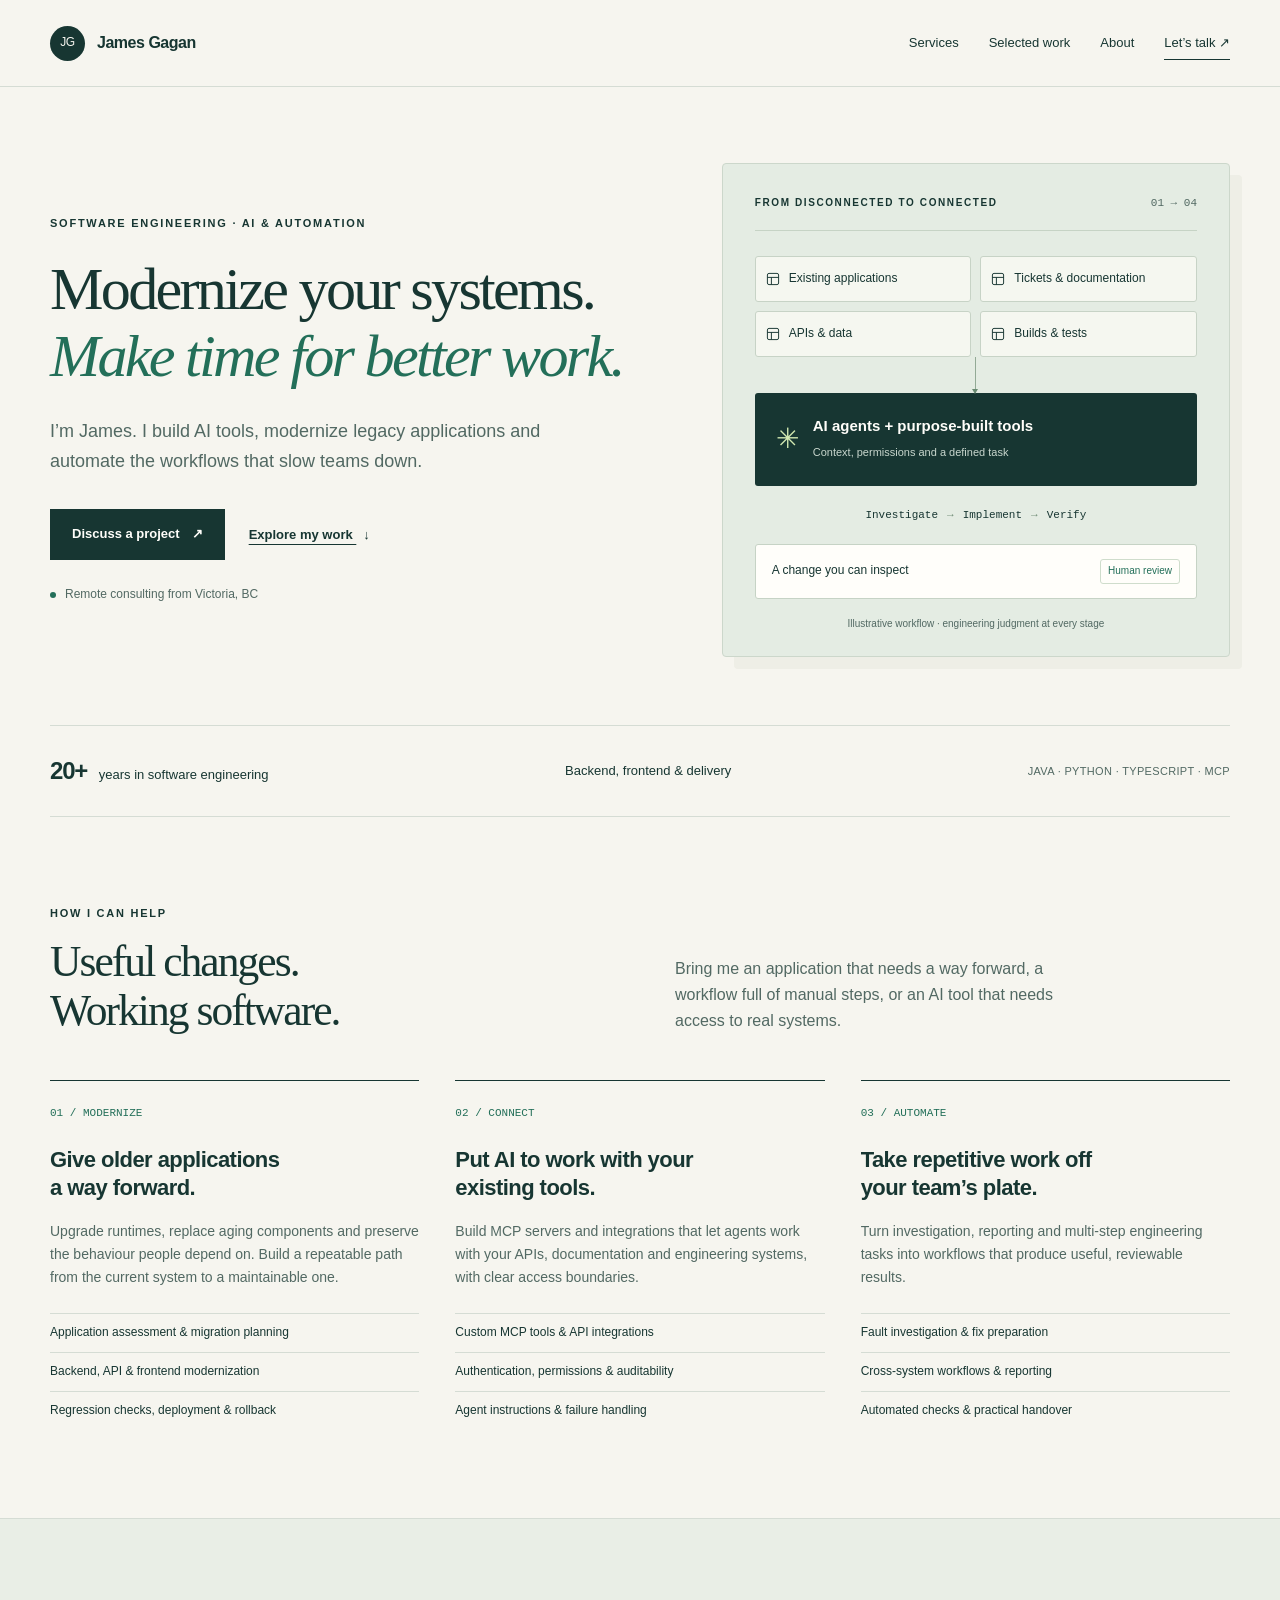
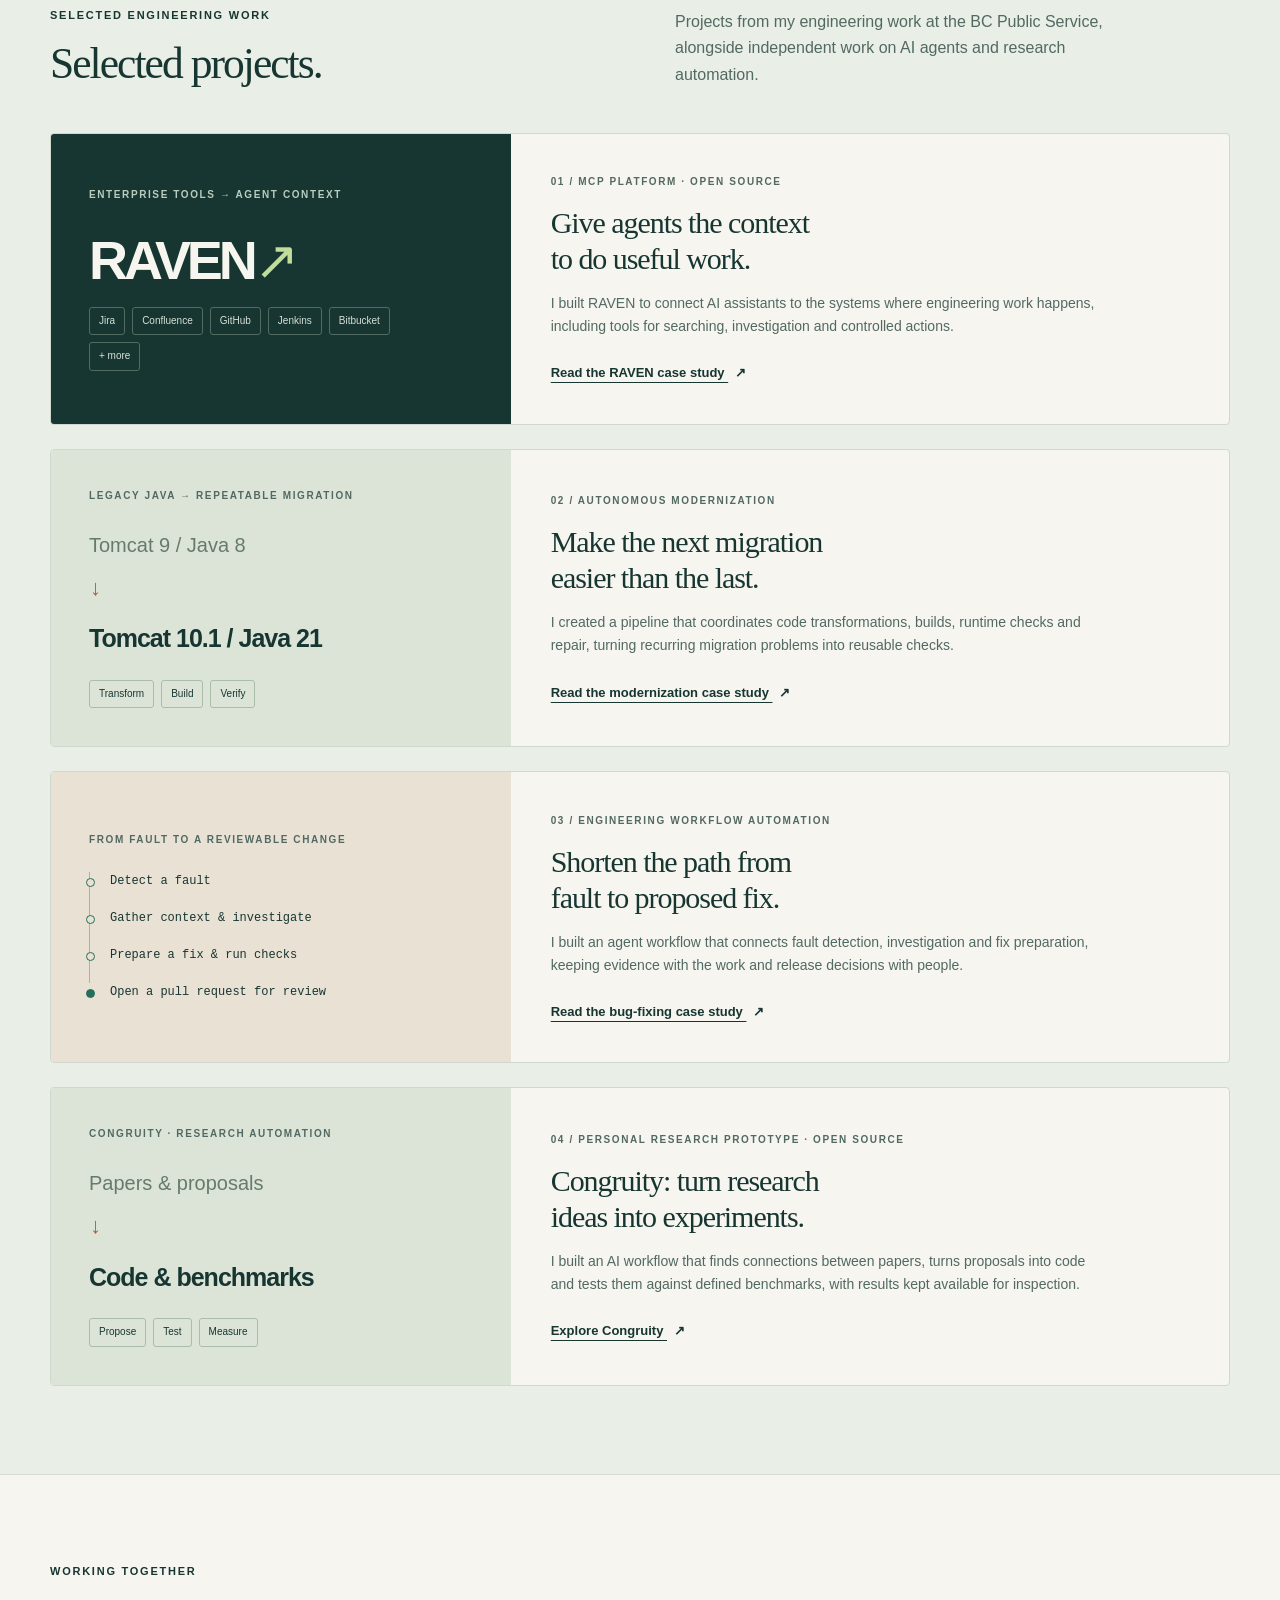
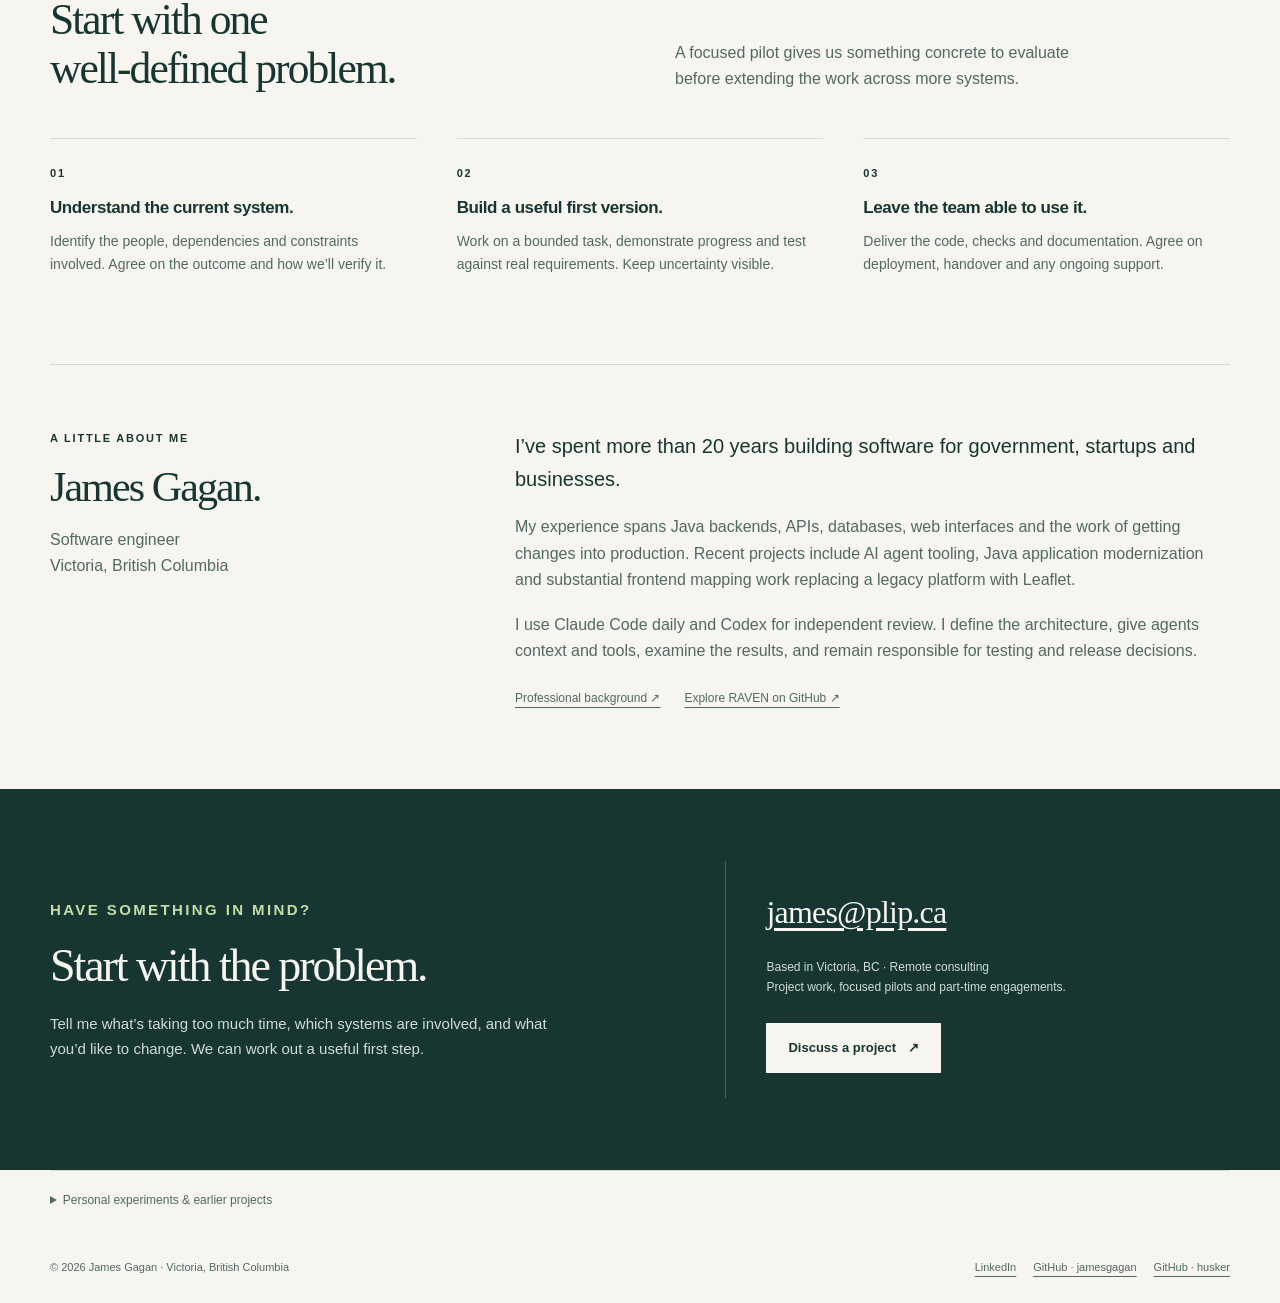
<file: index.html>
<!doctype html>
<html lang="en-CA">
<head>
  <meta charset="utf-8"><meta name="viewport" content="width=device-width,initial-scale=1">
  <title>James Gagan | AI Tools, Automation &amp; Legacy Modernization</title>
  <meta name="description" content="Independent software engineer with 20+ years of experience. MCP tools, workflow automation and legacy application modernization. Remote consulting from Victoria, BC.">
  <meta name="theme-color" content="#173632">
  <link rel="canonical" href="https://husker.github.io/">
  <meta property="og:type" content="website"><meta property="og:site_name" content="James Gagan">
  <meta property="og:title" content="James Gagan | AI Tools, Automation &amp; Legacy Modernization"><meta property="og:description" content="Independent software engineer with 20+ years of experience. MCP tools, workflow automation and legacy application modernization. Remote consulting from Victoria, BC.">
  <meta property="og:url" content="https://husker.github.io/"><meta property="og:image" content="https://husker.github.io/social-preview.png">
  <meta property="og:image:width" content="1200"><meta property="og:image:height" content="630">
  <meta property="og:image:alt" content="James Gagan — AI tools, workflow automation and legacy modernization. Remote consulting from Victoria, BC.">
  <meta name="twitter:card" content="summary_large_image">
  <link rel="icon" type="image/svg+xml" href="favicon.svg">
  <link rel="stylesheet" href="styles.css">
  <script type="application/ld+json">{"@context": "https://schema.org", "@type": "Person", "name": "James Gagan", "url": "https://husker.github.io/", "jobTitle": "Software Engineer & AI Automation Consultant", "email": "mailto:james@plip.ca", "sameAs": ["https://www.linkedin.com/in/james-gagan/", "https://github.com/jamesgagan", "https://github.com/husker"], "knowsAbout": ["Legacy application modernization", "Model Context Protocol", "Workflow automation", "Software engineering"]}</script>
  <script defer src="site.js"></script>
</head>
<body>
<a class="skip" href="#main">Skip to content</a>
<header class="site-header"><div class="wrap header-inner">
  <a class="brand" href="./" aria-label="James Gagan home"><span class="brand-mark" aria-hidden="true">JG</span>James Gagan</a>
  <nav class="nav" aria-label="Main navigation"><a href="./#services">Services</a><a href="./#work">Selected work</a><a href="./#about">About</a><a class="nav-contact" href="./#contact">Let’s talk <span aria-hidden="true">↗</span></a></nav>
</div></header><main id="main">
<div class="wrap"><section class="hero" aria-labelledby="hero-heading">
  <div><p class="eyebrow">Software engineering · AI &amp; automation</p>
    <h1 id="hero-heading">Modernize your systems.<br><em>Make time for better work.</em></h1>
    <p class="intro">I’m James. I build AI tools, modernize legacy applications and automate the workflows that slow teams down.</p>
    <div class="actions"><a class="button" href="#contact">Discuss a project <span aria-hidden="true">↗</span></a><a class="text-link" href="#work">Explore my work <span class="arrow" aria-hidden="true">↓</span></a></div>
    <p class="location">Remote consulting from Victoria, BC</p>
  </div>
  <figure class="system" aria-label="An illustrative workflow connects existing systems to AI agents, testing and human review.">
    <div class="system-head"><span class="eyebrow">From disconnected to connected</span><span aria-hidden="true">01 → 04</span></div>
    <div class="sources"><div class="source"><svg viewBox="0 0 20 20" fill="none" stroke="currentColor" stroke-width="1.2" aria-hidden="true"><rect x="3" y="3" width="14" height="14" rx="2"/><path d="M3 8h14M8 8v9"/></svg>Existing applications</div><div class="source"><svg viewBox="0 0 20 20" fill="none" stroke="currentColor" stroke-width="1.2" aria-hidden="true"><rect x="3" y="3" width="14" height="14" rx="2"/><path d="M3 8h14M8 8v9"/></svg>Tickets &amp; documentation</div><div class="source"><svg viewBox="0 0 20 20" fill="none" stroke="currentColor" stroke-width="1.2" aria-hidden="true"><rect x="3" y="3" width="14" height="14" rx="2"/><path d="M3 8h14M8 8v9"/></svg>APIs &amp; data</div><div class="source"><svg viewBox="0 0 20 20" fill="none" stroke="currentColor" stroke-width="1.2" aria-hidden="true"><rect x="3" y="3" width="14" height="14" rx="2"/><path d="M3 8h14M8 8v9"/></svg>Builds &amp; tests</div></div>
    <div class="connector" aria-hidden="true"></div>
    <div class="agent"><span class="agent-symbol" aria-hidden="true">✳</span><div><strong>AI agents + purpose-built tools</strong><small>Context, permissions and a defined task</small></div></div>
    <div class="workflow-steps"><span>Investigate</span><i aria-hidden="true">→</i><span>Implement</span><i aria-hidden="true">→</i><span>Verify</span></div>
    <div class="review"><span>A change you can inspect</span><span>Human review</span></div>
    <figcaption>Illustrative workflow · engineering judgment at every stage</figcaption>
  </figure>
</section>
<div class="experience-strip"><p><strong>20+</strong> years in software engineering</p><p>Backend, frontend &amp; delivery</p><p class="stack">JAVA · PYTHON · TYPESCRIPT · MCP</p></div>
<section id="services" class="section" aria-labelledby="services-heading">
  <div class="section-title"><div><p class="eyebrow">How I can help</p><h2 id="services-heading">Useful changes.<br>Working software.</h2></div><p>Bring me an application that needs a way forward, a workflow full of manual steps, or an AI tool that needs access to real systems.</p></div>
  <div class="services">
    <article class="service"><div class="number">01 / MODERNIZE</div><h3>Give older applications a way forward.</h3><p>Upgrade runtimes, replace aging components and preserve the behaviour people depend on. Build a repeatable path from the current system to a maintainable one.</p><ul><li>Application assessment &amp; migration planning</li><li>Backend, API &amp; frontend modernization</li><li>Regression checks, deployment &amp; rollback</li></ul></article>
    <article class="service"><div class="number">02 / CONNECT</div><h3>Put AI to work with your existing tools.</h3><p>Build MCP servers and integrations that let agents work with your APIs, documentation and engineering systems, with clear access boundaries.</p><ul><li>Custom MCP tools &amp; API integrations</li><li>Authentication, permissions &amp; auditability</li><li>Agent instructions &amp; failure handling</li></ul></article>
    <article class="service"><div class="number">03 / AUTOMATE</div><h3>Take repetitive work off your team’s plate.</h3><p>Turn investigation, reporting and multi-step engineering tasks into workflows that produce useful, reviewable results.</p><ul><li>Fault investigation &amp; fix preparation</li><li>Cross-system workflows &amp; reporting</li><li>Automated checks &amp; practical handover</li></ul></article>
  </div>
</section></div>
<section id="work" class="section work-section" aria-labelledby="work-heading"><div class="wrap">
  <div class="section-title"><div><p class="eyebrow">Selected engineering work</p><h2 id="work-heading">Selected projects.</h2></div><p>Projects from my engineering work at the BC Public Service, alongside independent work on AI agents and research automation.</p></div>
  <div class="work-list">
    <article class="work-item"><div class="work-visual" aria-hidden="true"><p class="eyebrow">Enterprise tools → agent context</p><div class="raven-word">RAVEN<span>↗</span></div><div class="tool-names"><span>Jira</span><span>Confluence</span><span>GitHub</span><span>Jenkins</span><span>Bitbucket</span><span>+ more</span></div></div><div class="work-copy"><p class="eyebrow">01 / MCP platform · Open source</p><h3>Give agents the context<br>to do useful work.</h3><p>I built RAVEN to connect AI assistants to the systems where engineering work happens, including tools for searching, investigation and controlled actions.</p><a class="text-link" href="raven.html">Read the RAVEN case study <span class="arrow" aria-hidden="true">↗</span></a></div></article>
    <article class="work-item"><div class="work-visual visual-modern" aria-hidden="true"><p class="eyebrow">Legacy Java → repeatable migration</p><div class="migration"><div class="old">Tomcat 9 / Java 8</div><div class="down">↓</div><div class="new">Tomcat 10.1 / Java 21</div></div><div class="tool-names" style="margin-top:20px"><span style="color:var(--ink);border-color:#a9bda9">Transform</span><span style="color:var(--ink);border-color:#a9bda9">Build</span><span style="color:var(--ink);border-color:#a9bda9">Verify</span></div></div><div class="work-copy"><p class="eyebrow">02 / Autonomous modernization</p><h3>Make the next migration<br>easier than the last.</h3><p>I created a pipeline that coordinates code transformations, builds, runtime checks and repair, turning recurring migration problems into reusable checks.</p><a class="text-link" href="modernization.html">Read the modernization case study <span class="arrow" aria-hidden="true">↗</span></a></div></article>
    <article class="work-item"><div class="work-visual visual-bugs" aria-hidden="true"><p class="eyebrow">From fault to a reviewable change</p><ol class="bug-flow"><li>Detect a fault</li><li>Gather context &amp; investigate</li><li>Prepare a fix &amp; run checks</li><li>Open a pull request for review</li></ol></div><div class="work-copy"><p class="eyebrow">03 / Engineering workflow automation</p><h3>Shorten the path from<br>fault to proposed fix.</h3><p>I built an agent workflow that connects fault detection, investigation and fix preparation, keeping evidence with the work and release decisions with people.</p><a class="text-link" href="bug-fixing.html">Read the bug-fixing case study <span class="arrow" aria-hidden="true">↗</span></a></div></article>
    <article id="congruity" class="work-item"><div class="work-visual visual-modern" aria-hidden="true"><p class="eyebrow">Congruity · Research automation</p><div class="migration"><div class="old">Papers &amp; proposals</div><div class="down">↓</div><div class="new">Code &amp; benchmarks</div></div><div class="tool-names" style="margin-top:20px"><span style="color:var(--ink);border-color:#a9bda9">Propose</span><span style="color:var(--ink);border-color:#a9bda9">Test</span><span style="color:var(--ink);border-color:#a9bda9">Measure</span></div></div><div class="work-copy"><p class="eyebrow">04 / Personal research prototype · Open source</p><h3>Congruity: turn research<br>ideas into experiments.</h3><p>I built an AI workflow that finds connections between papers, turns proposals into code and tests them against defined benchmarks, with results kept available for inspection.</p><a class="text-link" href="congruity.html">Explore Congruity <span class="arrow" aria-hidden="true">↗</span></a></div></article>
  </div>
</div></section>
<div class="wrap"><section class="section" aria-labelledby="approach-heading">
  <div class="section-title"><div><p class="eyebrow">Working together</p><h2 id="approach-heading">Start with one<br>well-defined problem.</h2></div><p>A focused pilot gives us something concrete to evaluate before extending the work across more systems.</p></div>
  <div class="approach"><article><span class="eyebrow">01</span><h3>Understand the current system.</h3><p>Identify the people, dependencies and constraints involved. Agree on the outcome and how we’ll verify it.</p></article><article><span class="eyebrow">02</span><h3>Build a useful first version.</h3><p>Work on a bounded task, demonstrate progress and test against real requirements. Keep uncertainty visible.</p></article><article><span class="eyebrow">03</span><h3>Leave the team able to use it.</h3><p>Deliver the code, checks and documentation. Agree on deployment, handover and any ongoing support.</p></article></div>
</section>
<section id="about" class="about" aria-labelledby="about-heading"><div><p class="eyebrow">A little about me</p><h2 id="about-heading">James Gagan.</h2><p class="muted">Software engineer<br>Victoria, British Columbia</p></div><div class="about-copy"><p>I’ve spent more than 20 years building software for government, startups and businesses.</p><p>My experience spans Java backends, APIs, databases, web interfaces and the work of getting changes into production. Recent projects include AI agent tooling, Java application modernization and substantial frontend mapping work replacing a legacy platform with Leaflet.</p><p>I use Claude Code daily and Codex for independent review. I define the architecture, give agents context and tools, examine the results, and remain responsible for testing and release decisions.</p><div class="about-links"><a href="https://www.linkedin.com/in/james-gagan/">Professional background ↗</a><a href="https://github.com/bcgov/raven">Explore RAVEN on GitHub ↗</a></div></div></section></div>
<section id="contact" class="contact-section"><div class="wrap contact">
  <div><p class="eyebrow">Have something in mind?</p><h2>Start with the problem.</h2><p>Tell me what’s taking too much time, which systems are involved, and what you’d like to change. We can work out a useful first step.</p></div>
  <div class="contact-details"><a class="email" href="mailto:james@plip.ca?subject=Let%E2%80%99s%20discuss%20a%20project">james@plip.ca</a><p>Based in Victoria, BC · Remote consulting<br>Project work, focused pilots and part-time engagements.</p><a class="button" href="mailto:james@plip.ca?subject=Let%E2%80%99s%20discuss%20a%20project">Discuss a project <span aria-hidden="true">↗</span></a></div>
</div></section>
</main><div class="wrap experiments"><details><summary>Personal experiments &amp; earlier projects</summary><div class="experiment-links"><a href="movies.html">Movie Time</a><a href="french.html">French Exercises</a><a href="life.html">Game of Life</a><a href="battleship.html">Battleship Solver</a><a href="https://careercoach.cloud/">CareerCoach AI</a></div></details></div><footer class="wrap footer"><span>© 2026 James Gagan · Victoria, British Columbia</span><div class="footer-links"><a href="https://www.linkedin.com/in/james-gagan/">LinkedIn</a><a href="https://github.com/jamesgagan">GitHub · jamesgagan</a><a href="https://github.com/husker">GitHub · husker</a></div></footer></body></html>
</file>
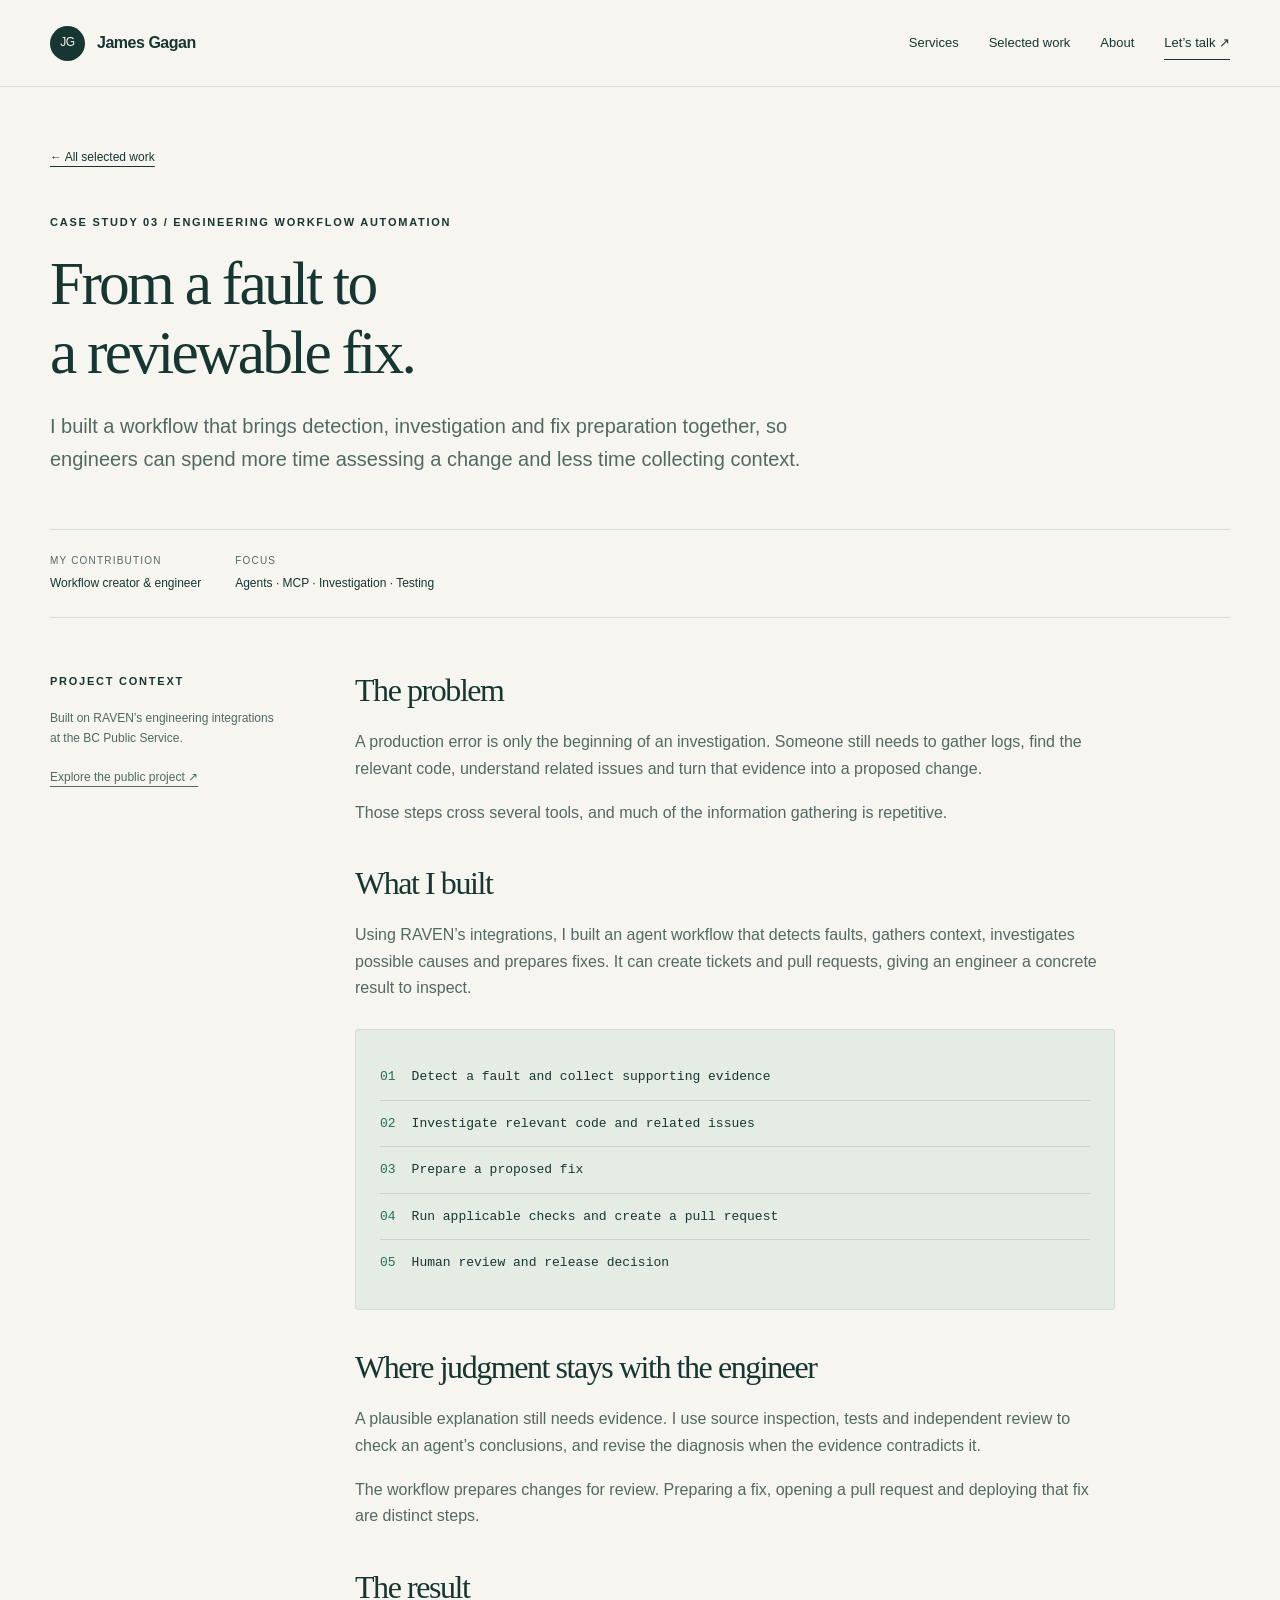
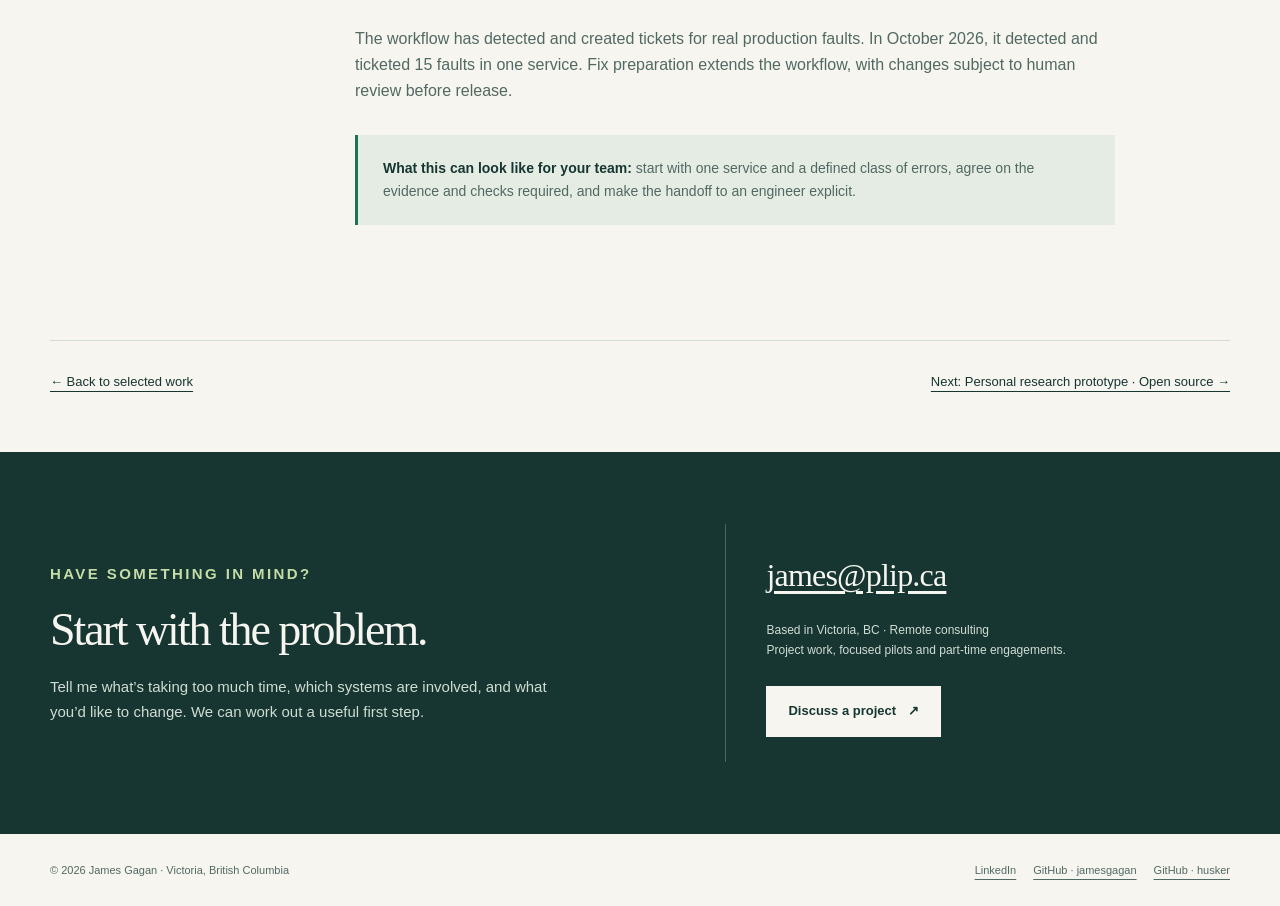
<file: bug-fixing.html>
<!doctype html>
<html lang="en-CA">
<head>
  <meta charset="utf-8"><meta name="viewport" content="width=device-width,initial-scale=1">
  <title>An AI workflow from production fault to proposed fix | James Gagan</title>
  <meta name="description" content="How James Gagan built an agent workflow for fault detection, investigation, fix preparation and pull requests, with human review before release.">
  <meta name="theme-color" content="#173632">
  <link rel="canonical" href="https://husker.github.io/bug-fixing.html">
  <meta property="og:type" content="website"><meta property="og:site_name" content="James Gagan">
  <meta property="og:title" content="An AI workflow from production fault to proposed fix | James Gagan"><meta property="og:description" content="How James Gagan built an agent workflow for fault detection, investigation, fix preparation and pull requests, with human review before release.">
  <meta property="og:url" content="https://husker.github.io/bug-fixing.html"><meta property="og:image" content="https://husker.github.io/social-preview.png">
  <meta property="og:image:width" content="1200"><meta property="og:image:height" content="630">
  <meta property="og:image:alt" content="James Gagan — AI tools, workflow automation and legacy modernization. Remote consulting from Victoria, BC.">
  <meta name="twitter:card" content="summary_large_image">
  <link rel="icon" type="image/svg+xml" href="favicon.svg">
  <link rel="stylesheet" href="styles.css">
  <script type="application/ld+json">{"@context": "https://schema.org", "@type": "Person", "name": "James Gagan", "url": "https://husker.github.io/", "jobTitle": "Software Engineer & AI Automation Consultant", "email": "mailto:james@plip.ca", "sameAs": ["https://www.linkedin.com/in/james-gagan/", "https://github.com/jamesgagan", "https://github.com/husker"], "knowsAbout": ["Legacy application modernization", "Model Context Protocol", "Workflow automation", "Software engineering"]}</script>
  <script defer src="site.js"></script>
</head>
<body>
<a class="skip" href="#main">Skip to content</a>
<header class="site-header"><div class="wrap header-inner">
  <a class="brand" href="./" aria-label="James Gagan home"><span class="brand-mark" aria-hidden="true">JG</span>James Gagan</a>
  <nav class="nav" aria-label="Main navigation"><a href="./#services">Services</a><a href="./#work">Selected work</a><a href="./#about">About</a><a class="nav-contact" href="./#contact">Let’s talk <span aria-hidden="true">↗</span></a></nav>
</div></header><main id="main"><div class="wrap"><header class="case-hero"><a class="breadcrumb" href="./#work">← All selected work</a><p class="eyebrow">Case study 03 / Engineering workflow automation</p><h1>From a fault to<br>a reviewable fix.</h1><p class="lede">I built a workflow that brings detection, investigation and fix preparation together, so engineers can spend more time assessing a change and less time collecting context.</p></header><div class="case-meta"><div><span>My contribution</span>Workflow creator & engineer</div><div><span>Focus</span>Agents · MCP · Investigation · Testing</div></div><div class="case-body"><aside class="case-aside"><p class="eyebrow">Project context</p><p>Built on RAVEN’s engineering integrations at the BC Public Service.</p><p><a href="https://github.com/bcgov/raven">Explore the public project ↗</a></p></aside><article class="case-article"><h2>The problem</h2><p>A production error is only the beginning of an investigation. Someone still needs to gather logs, find the relevant code, understand related issues and turn that evidence into a proposed change.</p><p>Those steps cross several tools, and much of the information gathering is repetitive.</p>
    <h2>What I built</h2><p>Using RAVEN’s integrations, I built an agent workflow that detects faults, gathers context, investigates possible causes and prepares fixes. It can create tickets and pull requests, giving an engineer a concrete result to inspect.</p><ol class="case-flow" aria-label="Bug-fixing workflow"><li><span>01</span>Detect a fault and collect supporting evidence</li><li><span>02</span>Investigate relevant code and related issues</li><li><span>03</span>Prepare a proposed fix</li><li><span>04</span>Run applicable checks and create a pull request</li><li><span>05</span>Human review and release decision</li></ol>
    <h2>Where judgment stays with the engineer</h2><p>A plausible explanation still needs evidence. I use source inspection, tests and independent review to check an agent’s conclusions, and revise the diagnosis when the evidence contradicts it.</p><p>The workflow prepares changes for review. Preparing a fix, opening a pull request and deploying that fix are distinct steps.</p>
    <h2>The result</h2><p>The workflow has detected and created tickets for real production faults. In October 2026, it detected and ticketed 15 faults in one service. Fix preparation extends the workflow, with changes subject to human review before release.</p><div class="case-note"><p><strong>What this can look like for your team:</strong> start with one service and a defined class of errors, agree on the evidence and checks required, and make the handoff to an engineer explicit.</p></div></article></div><nav class="case-next" aria-label="Case studies"><a href="./#work">← Back to selected work</a><a href="congruity.html">Next: Personal research prototype · Open source →</a></nav></div><section id="contact" class="contact-section"><div class="wrap contact">
  <div><p class="eyebrow">Have something in mind?</p><h2>Start with the problem.</h2><p>Tell me what’s taking too much time, which systems are involved, and what you’d like to change. We can work out a useful first step.</p></div>
  <div class="contact-details"><a class="email" href="mailto:james@plip.ca?subject=Let%E2%80%99s%20discuss%20a%20project">james@plip.ca</a><p>Based in Victoria, BC · Remote consulting<br>Project work, focused pilots and part-time engagements.</p><a class="button" href="mailto:james@plip.ca?subject=Let%E2%80%99s%20discuss%20a%20project">Discuss a project <span aria-hidden="true">↗</span></a></div>
</div></section></main><footer class="wrap footer"><span>© 2026 James Gagan · Victoria, British Columbia</span><div class="footer-links"><a href="https://www.linkedin.com/in/james-gagan/">LinkedIn</a><a href="https://github.com/jamesgagan">GitHub · jamesgagan</a><a href="https://github.com/husker">GitHub · husker</a></div></footer></body></html>
</file>
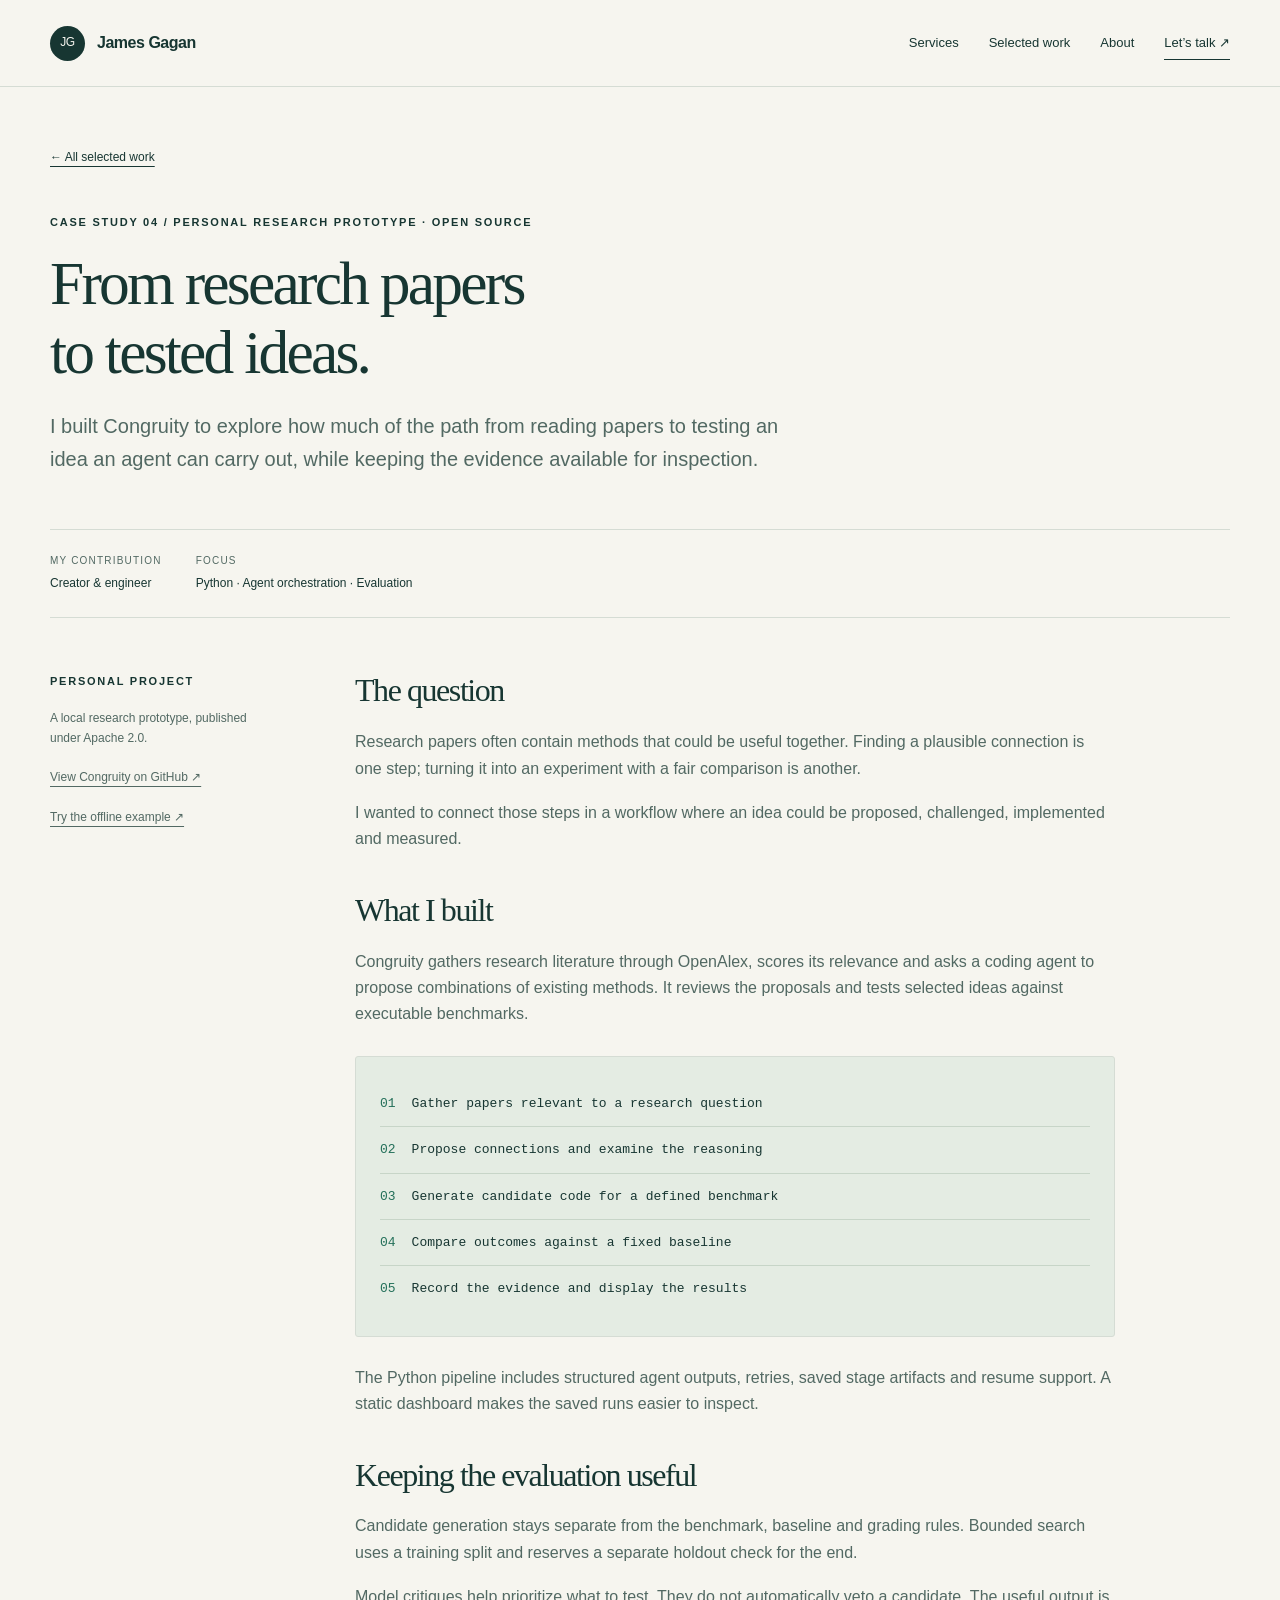
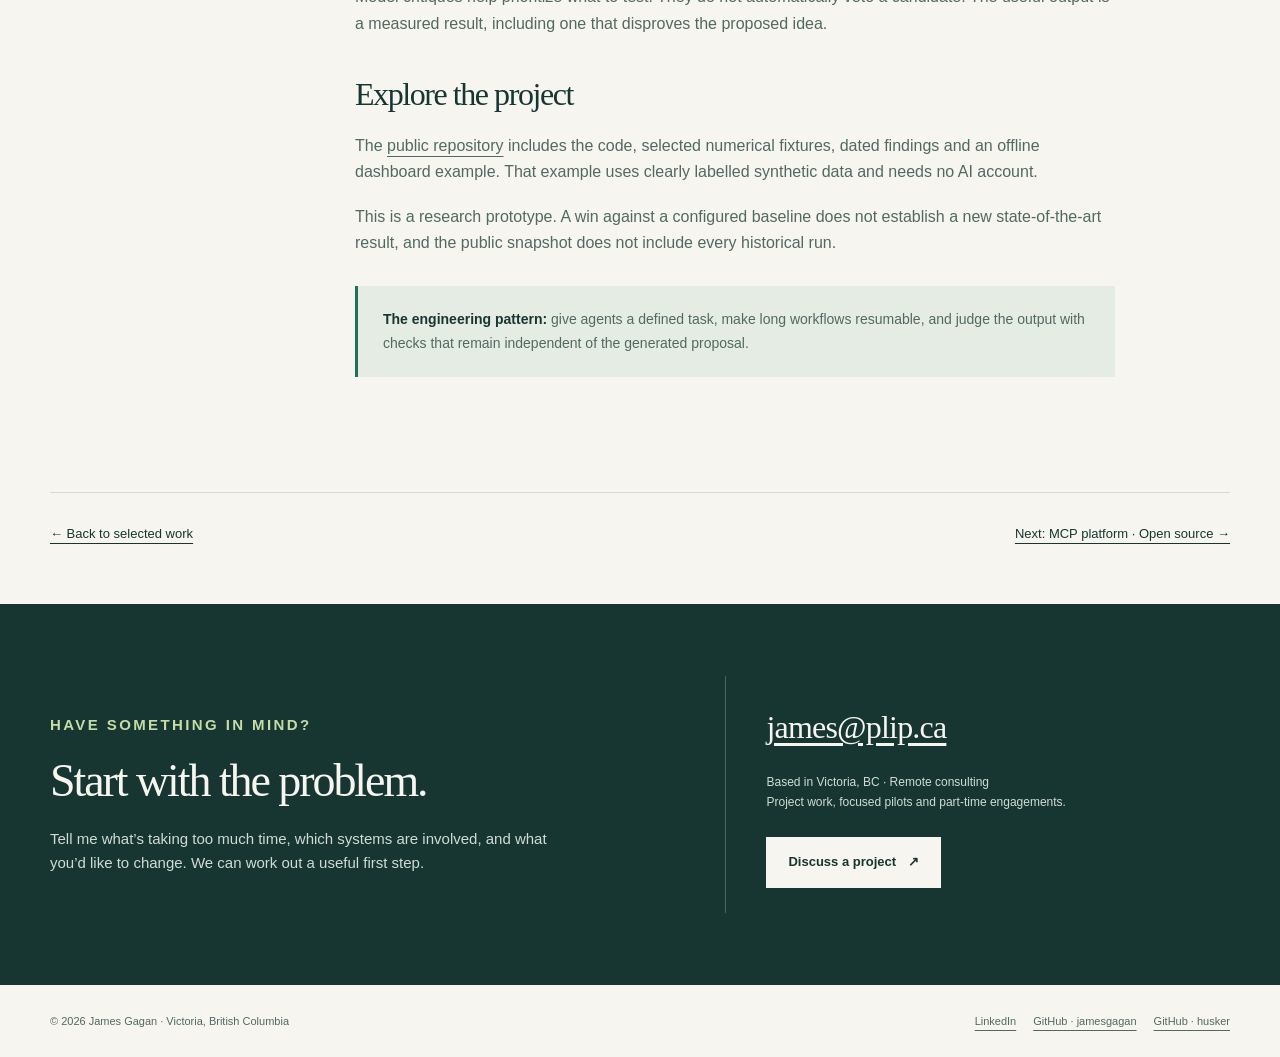
<file: congruity.html>
<!doctype html>
<html lang="en-CA">
<head>
  <meta charset="utf-8"><meta name="viewport" content="width=device-width,initial-scale=1">
  <title>Congruity: an AI research workflow | James Gagan</title>
  <meta name="description" content="James Gagan’s open-source research prototype connects literature search, coding agents and benchmark evaluation in a resumable Python workflow.">
  <meta name="theme-color" content="#173632">
  <link rel="canonical" href="https://husker.github.io/congruity.html">
  <meta property="og:type" content="website"><meta property="og:site_name" content="James Gagan">
  <meta property="og:title" content="Congruity: an AI research workflow | James Gagan"><meta property="og:description" content="James Gagan’s open-source research prototype connects literature search, coding agents and benchmark evaluation in a resumable Python workflow.">
  <meta property="og:url" content="https://husker.github.io/congruity.html"><meta property="og:image" content="https://husker.github.io/social-preview.png">
  <meta property="og:image:width" content="1200"><meta property="og:image:height" content="630">
  <meta property="og:image:alt" content="James Gagan — AI tools, workflow automation and legacy modernization. Remote consulting from Victoria, BC.">
  <meta name="twitter:card" content="summary_large_image">
  <link rel="icon" type="image/svg+xml" href="favicon.svg">
  <link rel="stylesheet" href="styles.css">
  <script type="application/ld+json">{"@context": "https://schema.org", "@type": "Person", "name": "James Gagan", "url": "https://husker.github.io/", "jobTitle": "Software Engineer & AI Automation Consultant", "email": "mailto:james@plip.ca", "sameAs": ["https://www.linkedin.com/in/james-gagan/", "https://github.com/jamesgagan", "https://github.com/husker"], "knowsAbout": ["Legacy application modernization", "Model Context Protocol", "Workflow automation", "Software engineering"]}</script>
  <script defer src="site.js"></script>
</head>
<body>
<a class="skip" href="#main">Skip to content</a>
<header class="site-header"><div class="wrap header-inner">
  <a class="brand" href="./" aria-label="James Gagan home"><span class="brand-mark" aria-hidden="true">JG</span>James Gagan</a>
  <nav class="nav" aria-label="Main navigation"><a href="./#services">Services</a><a href="./#work">Selected work</a><a href="./#about">About</a><a class="nav-contact" href="./#contact">Let’s talk <span aria-hidden="true">↗</span></a></nav>
</div></header><main id="main"><div class="wrap"><header class="case-hero"><a class="breadcrumb" href="./#work">← All selected work</a><p class="eyebrow">Case study 04 / Personal research prototype · Open source</p><h1>From research papers<br>to tested ideas.</h1><p class="lede">I built Congruity to explore how much of the path from reading papers to testing an idea an agent can carry out, while keeping the evidence available for inspection.</p></header><div class="case-meta"><div><span>My contribution</span>Creator & engineer</div><div><span>Focus</span>Python · Agent orchestration · Evaluation</div></div><div class="case-body"><aside class="case-aside"><p class="eyebrow">Personal project</p><p>A local research prototype, published under Apache 2.0.</p><p><a href="https://github.com/husker/congruity">View Congruity on GitHub ↗</a></p><p><a href="https://github.com/husker/congruity#try-the-dashboard-without-an-ai-account">Try the offline example ↗</a></p></aside><article class="case-article"><h2>The question</h2><p>Research papers often contain methods that could be useful together. Finding a plausible connection is one step; turning it into an experiment with a fair comparison is another.</p><p>I wanted to connect those steps in a workflow where an idea could be proposed, challenged, implemented and measured.</p>
    <h2>What I built</h2><p>Congruity gathers research literature through OpenAlex, scores its relevance and asks a coding agent to propose combinations of existing methods. It reviews the proposals and tests selected ideas against executable benchmarks.</p><ol class="case-flow" aria-label="Congruity research workflow"><li><span>01</span>Gather papers relevant to a research question</li><li><span>02</span>Propose connections and examine the reasoning</li><li><span>03</span>Generate candidate code for a defined benchmark</li><li><span>04</span>Compare outcomes against a fixed baseline</li><li><span>05</span>Record the evidence and display the results</li></ol><p>The Python pipeline includes structured agent outputs, retries, saved stage artifacts and resume support. A static dashboard makes the saved runs easier to inspect.</p>
    <h2>Keeping the evaluation useful</h2><p>Candidate generation stays separate from the benchmark, baseline and grading rules. Bounded search uses a training split and reserves a separate holdout check for the end.</p><p>Model critiques help prioritize what to test. They do not automatically veto a candidate. The useful output is a measured result, including one that disproves the proposed idea.</p>
    <h2>Explore the project</h2><p>The <a href="https://github.com/husker/congruity">public repository</a> includes the code, selected numerical fixtures, dated findings and an offline dashboard example. That example uses clearly labelled synthetic data and needs no AI account.</p><p>This is a research prototype. A win against a configured baseline does not establish a new state-of-the-art result, and the public snapshot does not include every historical run.</p><div class="case-note"><p><strong>The engineering pattern:</strong> give agents a defined task, make long workflows resumable, and judge the output with checks that remain independent of the generated proposal.</p></div></article></div><nav class="case-next" aria-label="Case studies"><a href="./#work">← Back to selected work</a><a href="raven.html">Next: MCP platform · Open source →</a></nav></div><section id="contact" class="contact-section"><div class="wrap contact">
  <div><p class="eyebrow">Have something in mind?</p><h2>Start with the problem.</h2><p>Tell me what’s taking too much time, which systems are involved, and what you’d like to change. We can work out a useful first step.</p></div>
  <div class="contact-details"><a class="email" href="mailto:james@plip.ca?subject=Let%E2%80%99s%20discuss%20a%20project">james@plip.ca</a><p>Based in Victoria, BC · Remote consulting<br>Project work, focused pilots and part-time engagements.</p><a class="button" href="mailto:james@plip.ca?subject=Let%E2%80%99s%20discuss%20a%20project">Discuss a project <span aria-hidden="true">↗</span></a></div>
</div></section></main><footer class="wrap footer"><span>© 2026 James Gagan · Victoria, British Columbia</span><div class="footer-links"><a href="https://www.linkedin.com/in/james-gagan/">LinkedIn</a><a href="https://github.com/jamesgagan">GitHub · jamesgagan</a><a href="https://github.com/husker">GitHub · husker</a></div></footer></body></html>
</file>
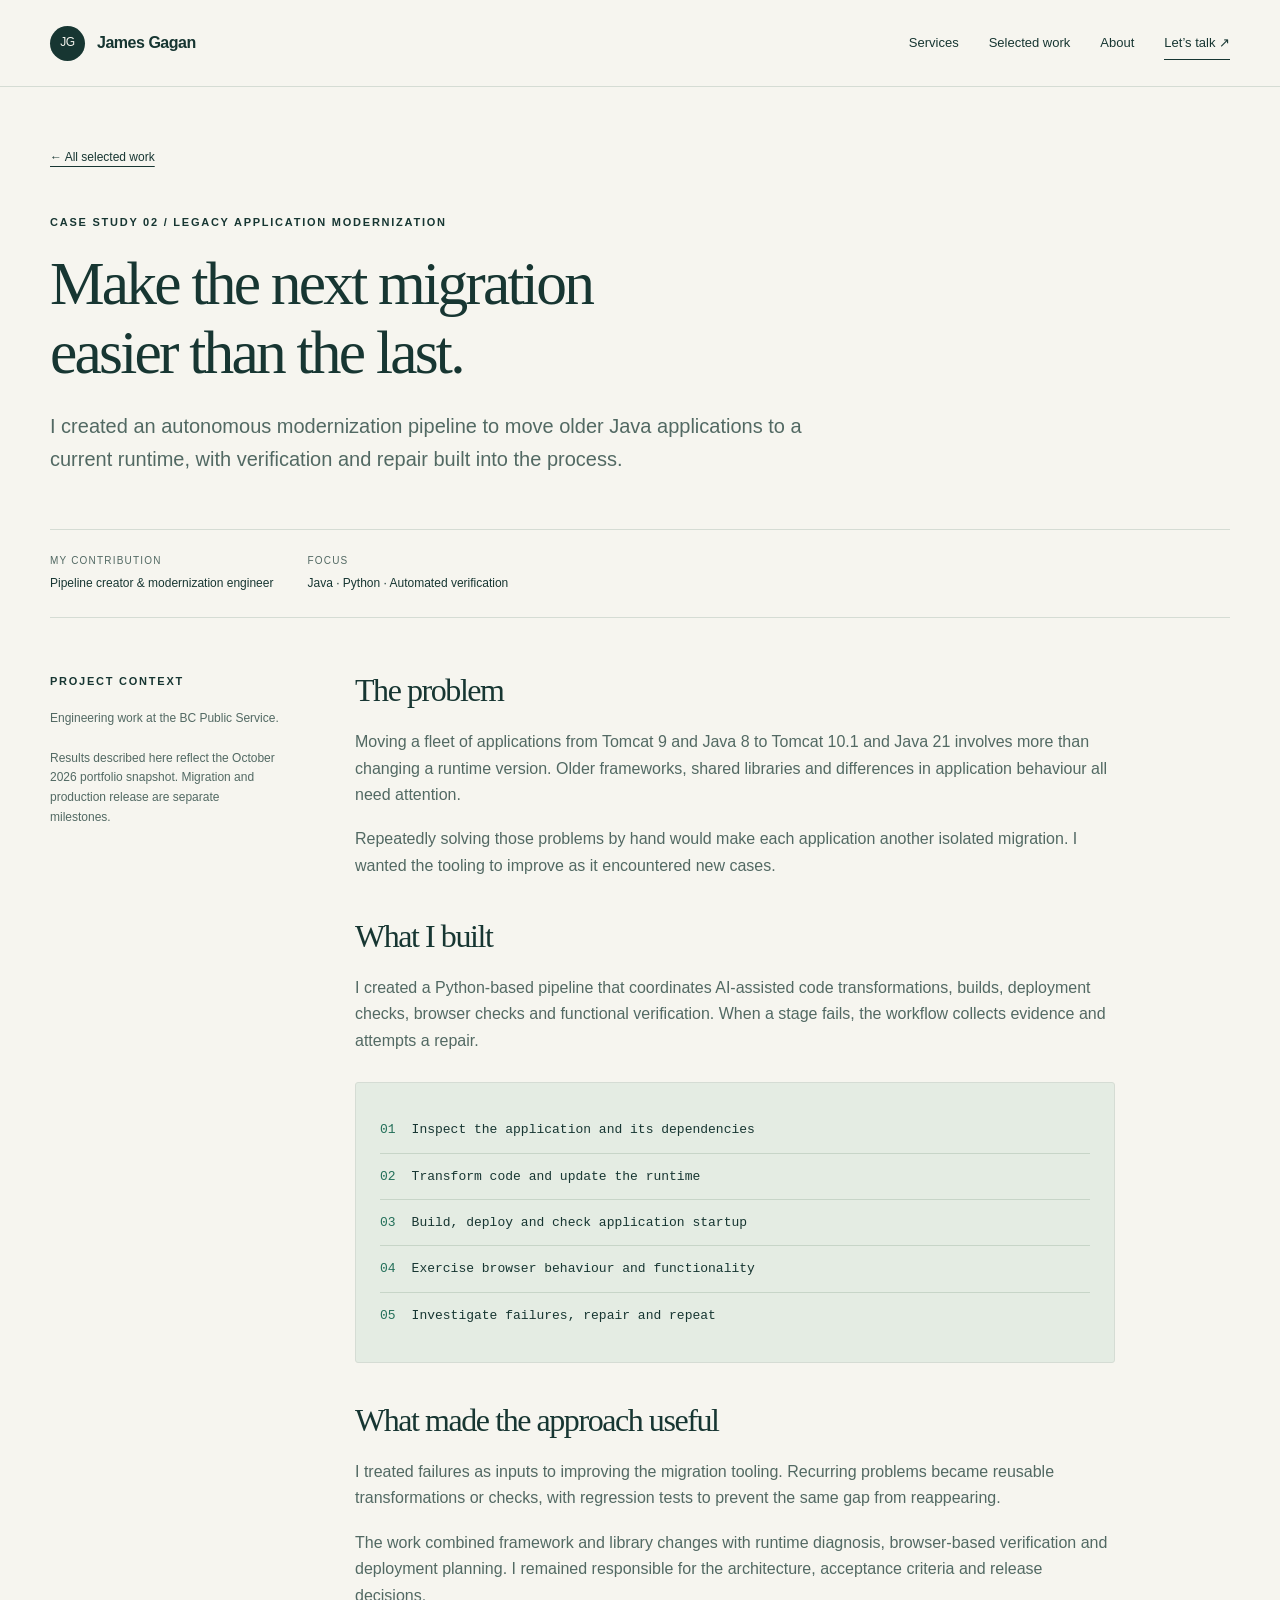
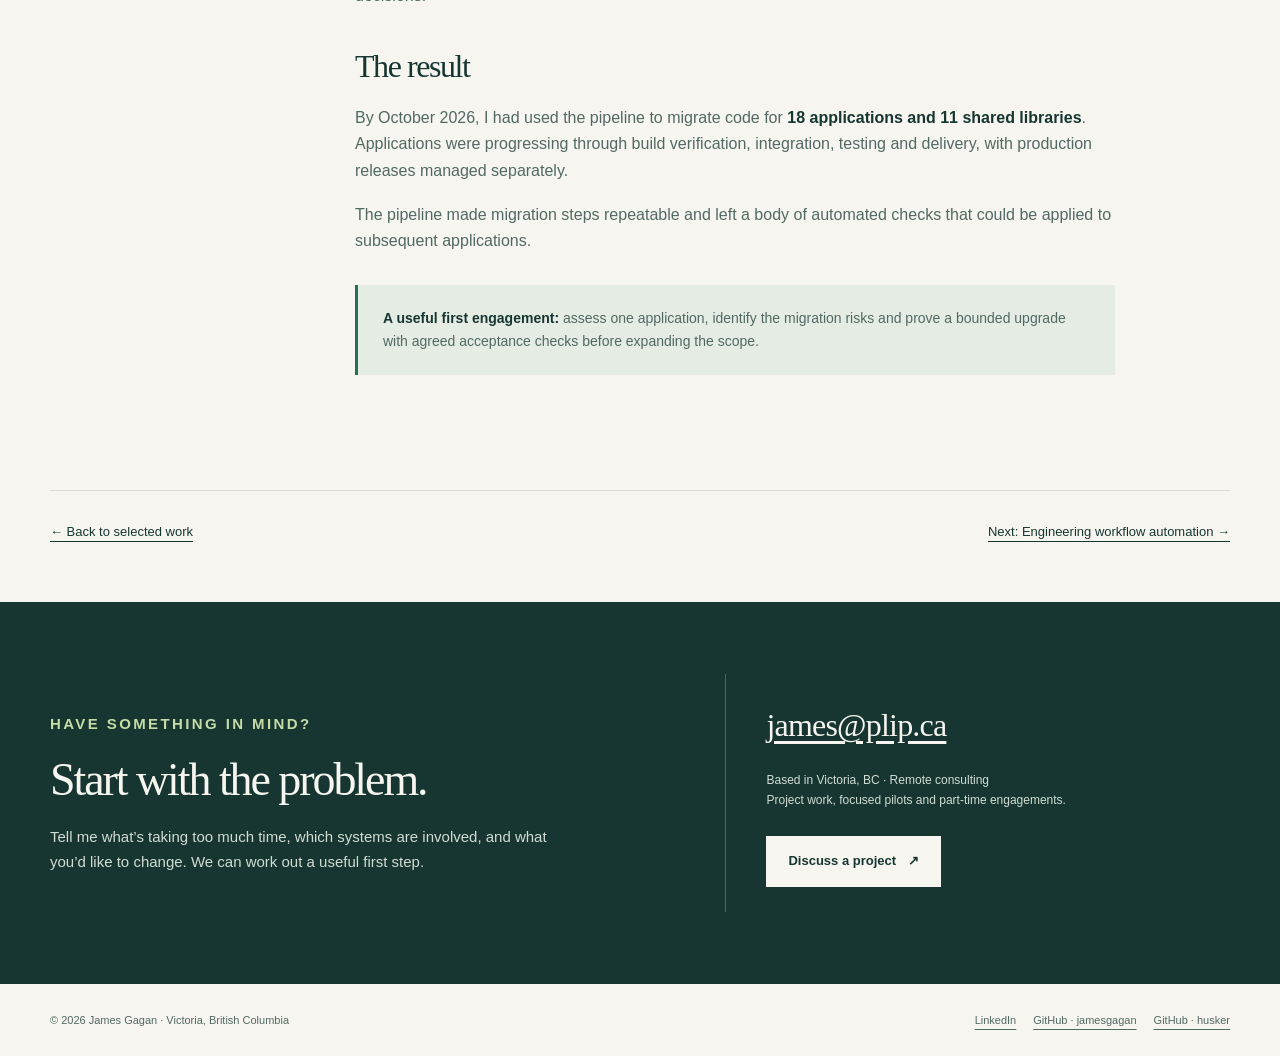
<file: modernization.html>
<!doctype html>
<html lang="en-CA">
<head>
  <meta charset="utf-8"><meta name="viewport" content="width=device-width,initial-scale=1">
  <title>An autonomous pipeline for legacy application modernization | James Gagan</title>
  <meta name="description" content="James Gagan’s approach to AI-assisted Java modernization: code transformations, builds, runtime and browser checks, repair loops and staged delivery.">
  <meta name="theme-color" content="#173632">
  <link rel="canonical" href="https://husker.github.io/modernization.html">
  <meta property="og:type" content="website"><meta property="og:site_name" content="James Gagan">
  <meta property="og:title" content="An autonomous pipeline for legacy application modernization | James Gagan"><meta property="og:description" content="James Gagan’s approach to AI-assisted Java modernization: code transformations, builds, runtime and browser checks, repair loops and staged delivery.">
  <meta property="og:url" content="https://husker.github.io/modernization.html"><meta property="og:image" content="https://husker.github.io/social-preview.png">
  <meta property="og:image:width" content="1200"><meta property="og:image:height" content="630">
  <meta property="og:image:alt" content="James Gagan — AI tools, workflow automation and legacy modernization. Remote consulting from Victoria, BC.">
  <meta name="twitter:card" content="summary_large_image">
  <link rel="icon" type="image/svg+xml" href="favicon.svg">
  <link rel="stylesheet" href="styles.css">
  <script type="application/ld+json">{"@context": "https://schema.org", "@type": "Person", "name": "James Gagan", "url": "https://husker.github.io/", "jobTitle": "Software Engineer & AI Automation Consultant", "email": "mailto:james@plip.ca", "sameAs": ["https://www.linkedin.com/in/james-gagan/", "https://github.com/jamesgagan", "https://github.com/husker"], "knowsAbout": ["Legacy application modernization", "Model Context Protocol", "Workflow automation", "Software engineering"]}</script>
  <script defer src="site.js"></script>
</head>
<body>
<a class="skip" href="#main">Skip to content</a>
<header class="site-header"><div class="wrap header-inner">
  <a class="brand" href="./" aria-label="James Gagan home"><span class="brand-mark" aria-hidden="true">JG</span>James Gagan</a>
  <nav class="nav" aria-label="Main navigation"><a href="./#services">Services</a><a href="./#work">Selected work</a><a href="./#about">About</a><a class="nav-contact" href="./#contact">Let’s talk <span aria-hidden="true">↗</span></a></nav>
</div></header><main id="main"><div class="wrap"><header class="case-hero"><a class="breadcrumb" href="./#work">← All selected work</a><p class="eyebrow">Case study 02 / Legacy application modernization</p><h1>Make the next migration<br>easier than the last.</h1><p class="lede">I created an autonomous modernization pipeline to move older Java applications to a current runtime, with verification and repair built into the process.</p></header><div class="case-meta"><div><span>My contribution</span>Pipeline creator & modernization engineer</div><div><span>Focus</span>Java · Python · Automated verification</div></div><div class="case-body"><aside class="case-aside"><p class="eyebrow">Project context</p><p>Engineering work at the BC Public Service.</p><p>Results described here reflect the October 2026 portfolio snapshot. Migration and production release are separate milestones.</p></aside><article class="case-article"><h2>The problem</h2><p>Moving a fleet of applications from Tomcat 9 and Java 8 to Tomcat 10.1 and Java 21 involves more than changing a runtime version. Older frameworks, shared libraries and differences in application behaviour all need attention.</p><p>Repeatedly solving those problems by hand would make each application another isolated migration. I wanted the tooling to improve as it encountered new cases.</p>
    <h2>What I built</h2><p>I created a Python-based pipeline that coordinates AI-assisted code transformations, builds, deployment checks, browser checks and functional verification. When a stage fails, the workflow collects evidence and attempts a repair.</p><ol class="case-flow" aria-label="Modernization workflow"><li><span>01</span>Inspect the application and its dependencies</li><li><span>02</span>Transform code and update the runtime</li><li><span>03</span>Build, deploy and check application startup</li><li><span>04</span>Exercise browser behaviour and functionality</li><li><span>05</span>Investigate failures, repair and repeat</li></ol>
    <h2>What made the approach useful</h2><p>I treated failures as inputs to improving the migration tooling. Recurring problems became reusable transformations or checks, with regression tests to prevent the same gap from reappearing.</p><p>The work combined framework and library changes with runtime diagnosis, browser-based verification and deployment planning. I remained responsible for the architecture, acceptance criteria and release decisions.</p>
    <h2>The result</h2><p>By October 2026, I had used the pipeline to migrate code for <strong>18 applications and 11 shared libraries</strong>. Applications were progressing through build verification, integration, testing and delivery, with production releases managed separately.</p><p>The pipeline made migration steps repeatable and left a body of automated checks that could be applied to subsequent applications.</p><div class="case-note"><p><strong>A useful first engagement:</strong> assess one application, identify the migration risks and prove a bounded upgrade with agreed acceptance checks before expanding the scope.</p></div></article></div><nav class="case-next" aria-label="Case studies"><a href="./#work">← Back to selected work</a><a href="bug-fixing.html">Next: Engineering workflow automation →</a></nav></div><section id="contact" class="contact-section"><div class="wrap contact">
  <div><p class="eyebrow">Have something in mind?</p><h2>Start with the problem.</h2><p>Tell me what’s taking too much time, which systems are involved, and what you’d like to change. We can work out a useful first step.</p></div>
  <div class="contact-details"><a class="email" href="mailto:james@plip.ca?subject=Let%E2%80%99s%20discuss%20a%20project">james@plip.ca</a><p>Based in Victoria, BC · Remote consulting<br>Project work, focused pilots and part-time engagements.</p><a class="button" href="mailto:james@plip.ca?subject=Let%E2%80%99s%20discuss%20a%20project">Discuss a project <span aria-hidden="true">↗</span></a></div>
</div></section></main><footer class="wrap footer"><span>© 2026 James Gagan · Victoria, British Columbia</span><div class="footer-links"><a href="https://www.linkedin.com/in/james-gagan/">LinkedIn</a><a href="https://github.com/jamesgagan">GitHub · jamesgagan</a><a href="https://github.com/husker">GitHub · husker</a></div></footer></body></html>
</file>
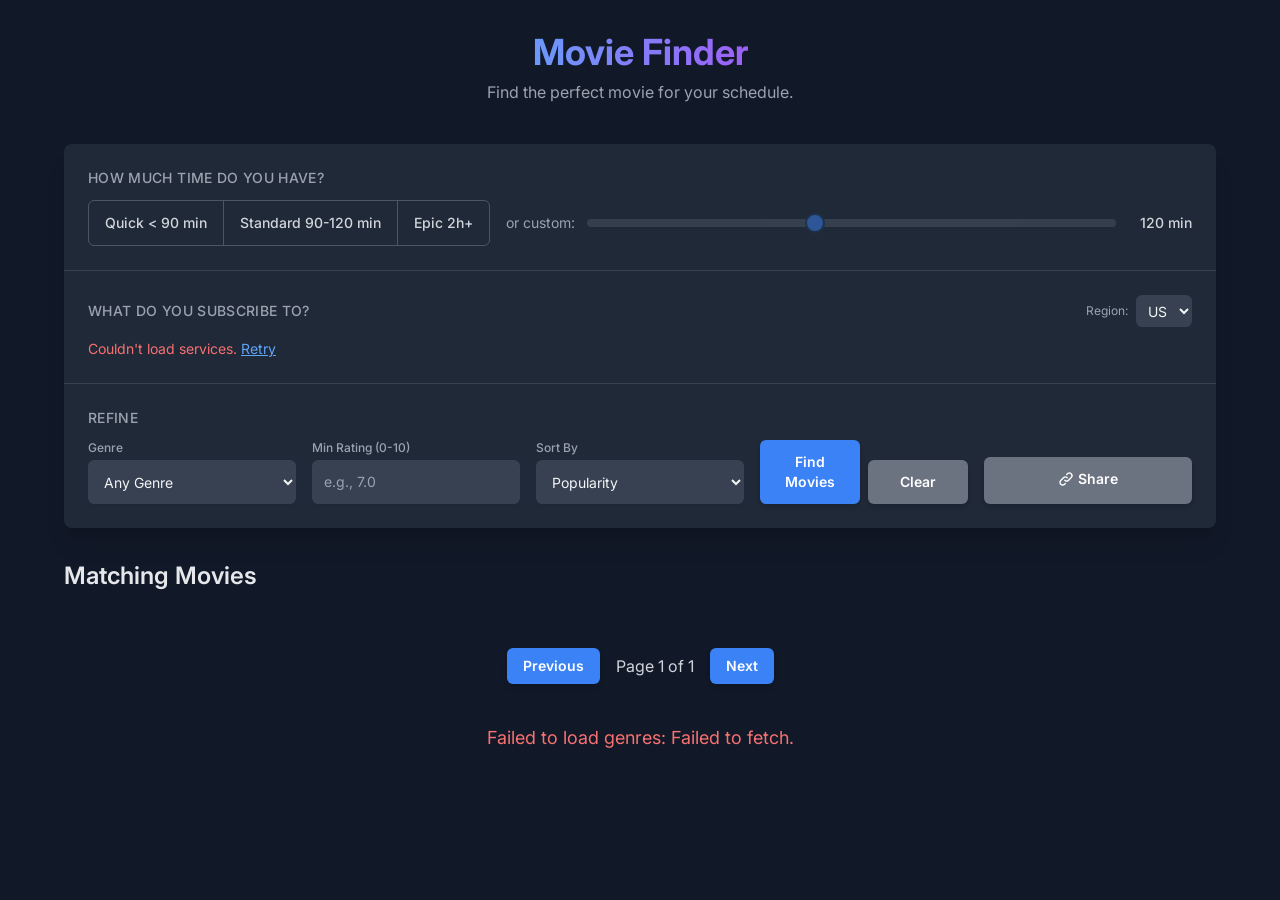
<file: movies.html>
<!DOCTYPE html>
<html lang="en">
<head>
    <meta charset="UTF-8">
    <meta name="viewport" content="width=device-width, initial-scale=1.0">
    <title>Movie Finder (TMDb)</title>
    <style>*,:after,:before{--tw-border-spacing-x:0;--tw-border-spacing-y:0;--tw-translate-x:0;--tw-translate-y:0;--tw-rotate:0;--tw-skew-x:0;--tw-skew-y:0;--tw-scale-x:1;--tw-scale-y:1;--tw-pan-x: ;--tw-pan-y: ;--tw-pinch-zoom: ;--tw-scroll-snap-strictness:proximity;--tw-gradient-from-position: ;--tw-gradient-via-position: ;--tw-gradient-to-position: ;--tw-ordinal: ;--tw-slashed-zero: ;--tw-numeric-figure: ;--tw-numeric-spacing: ;--tw-numeric-fraction: ;--tw-ring-inset: ;--tw-ring-offset-width:0px;--tw-ring-offset-color:#fff;--tw-ring-color:rgba(59,130,246,.5);--tw-ring-offset-shadow:0 0 #0000;--tw-ring-shadow:0 0 #0000;--tw-shadow:0 0 #0000;--tw-shadow-colored:0 0 #0000;--tw-blur: ;--tw-brightness: ;--tw-contrast: ;--tw-grayscale: ;--tw-hue-rotate: ;--tw-invert: ;--tw-saturate: ;--tw-sepia: ;--tw-drop-shadow: ;--tw-backdrop-blur: ;--tw-backdrop-brightness: ;--tw-backdrop-contrast: ;--tw-backdrop-grayscale: ;--tw-backdrop-hue-rotate: ;--tw-backdrop-invert: ;--tw-backdrop-opacity: ;--tw-backdrop-saturate: ;--tw-backdrop-sepia: ;--tw-contain-size: ;--tw-contain-layout: ;--tw-contain-paint: ;--tw-contain-style: }::backdrop{--tw-border-spacing-x:0;--tw-border-spacing-y:0;--tw-translate-x:0;--tw-translate-y:0;--tw-rotate:0;--tw-skew-x:0;--tw-skew-y:0;--tw-scale-x:1;--tw-scale-y:1;--tw-pan-x: ;--tw-pan-y: ;--tw-pinch-zoom: ;--tw-scroll-snap-strictness:proximity;--tw-gradient-from-position: ;--tw-gradient-via-position: ;--tw-gradient-to-position: ;--tw-ordinal: ;--tw-slashed-zero: ;--tw-numeric-figure: ;--tw-numeric-spacing: ;--tw-numeric-fraction: ;--tw-ring-inset: ;--tw-ring-offset-width:0px;--tw-ring-offset-color:#fff;--tw-ring-color:rgba(59,130,246,.5);--tw-ring-offset-shadow:0 0 #0000;--tw-ring-shadow:0 0 #0000;--tw-shadow:0 0 #0000;--tw-shadow-colored:0 0 #0000;--tw-blur: ;--tw-brightness: ;--tw-contrast: ;--tw-grayscale: ;--tw-hue-rotate: ;--tw-invert: ;--tw-saturate: ;--tw-sepia: ;--tw-drop-shadow: ;--tw-backdrop-blur: ;--tw-backdrop-brightness: ;--tw-backdrop-contrast: ;--tw-backdrop-grayscale: ;--tw-backdrop-hue-rotate: ;--tw-backdrop-invert: ;--tw-backdrop-opacity: ;--tw-backdrop-saturate: ;--tw-backdrop-sepia: ;--tw-contain-size: ;--tw-contain-layout: ;--tw-contain-paint: ;--tw-contain-style: }/*! tailwindcss v3.4.19 | MIT License | https://tailwindcss.com*/*,:after,:before{box-sizing:border-box;border:0 solid #e5e7eb}:after,:before{--tw-content:""}:host,html{line-height:1.5;-webkit-text-size-adjust:100%;-moz-tab-size:4;-o-tab-size:4;tab-size:4;font-family:ui-sans-serif,system-ui,sans-serif,Apple Color Emoji,Segoe UI Emoji,Segoe UI Symbol,Noto Color Emoji;font-feature-settings:normal;font-variation-settings:normal;-webkit-tap-highlight-color:transparent}body{margin:0;line-height:inherit}hr{height:0;color:inherit;border-top-width:1px}abbr:where([title]){-webkit-text-decoration:underline dotted;text-decoration:underline dotted}h1,h2,h3,h4,h5,h6{font-size:inherit;font-weight:inherit}a{color:inherit;text-decoration:inherit}b,strong{font-weight:bolder}code,kbd,pre,samp{font-family:ui-monospace,SFMono-Regular,Menlo,Monaco,Consolas,Liberation Mono,Courier New,monospace;font-feature-settings:normal;font-variation-settings:normal;font-size:1em}small{font-size:80%}sub,sup{font-size:75%;line-height:0;position:relative;vertical-align:baseline}sub{bottom:-.25em}sup{top:-.5em}table{text-indent:0;border-color:inherit;border-collapse:collapse}button,input,optgroup,select,textarea{font-family:inherit;font-feature-settings:inherit;font-variation-settings:inherit;font-size:100%;font-weight:inherit;line-height:inherit;letter-spacing:inherit;color:inherit;margin:0;padding:0}button,select{text-transform:none}button,input:where([type=button]),input:where([type=reset]),input:where([type=submit]){-webkit-appearance:button;background-color:transparent;background-image:none}:-moz-focusring{outline:auto}:-moz-ui-invalid{box-shadow:none}progress{vertical-align:baseline}::-webkit-inner-spin-button,::-webkit-outer-spin-button{height:auto}[type=search]{-webkit-appearance:textfield;outline-offset:-2px}::-webkit-search-decoration{-webkit-appearance:none}::-webkit-file-upload-button{-webkit-appearance:button;font:inherit}summary{display:list-item}blockquote,dd,dl,figure,h1,h2,h3,h4,h5,h6,hr,p,pre{margin:0}fieldset{margin:0}fieldset,legend{padding:0}menu,ol,ul{list-style:none;margin:0;padding:0}dialog{padding:0}textarea{resize:vertical}input::-moz-placeholder,textarea::-moz-placeholder{opacity:1;color:#9ca3af}input::placeholder,textarea::placeholder{opacity:1;color:#9ca3af}[role=button],button{cursor:pointer}:disabled{cursor:default}audio,canvas,embed,iframe,img,object,svg,video{display:block;vertical-align:middle}img,video{max-width:100%;height:auto}[hidden]:where(:not([hidden=until-found])){display:none}.container{width:100%}@media (min-width:640px){.container{max-width:640px}}@media (min-width:768px){.container{max-width:768px}}@media (min-width:1024px){.container{max-width:1024px}}@media (min-width:1280px){.container{max-width:1280px}}@media (min-width:1536px){.container{max-width:1536px}}.fixed{position:fixed}.absolute{position:absolute}.relative{position:relative}.mb-1{margin-bottom:.25rem}.mb-10{margin-bottom:2.5rem}.mb-2{margin-bottom:.5rem}.mb-3{margin-bottom:.75rem}.mb-6{margin-bottom:1.5rem}.mb-8{margin-bottom:2rem}.mr-2{margin-right:.5rem}.mt-1{margin-top:.25rem}.mt-10{margin-top:2.5rem}.mt-2{margin-top:.5rem}.block{display:block}.inline{display:inline}.flex{display:flex}.inline-flex{display:inline-flex}.grid{display:grid}.hidden{display:none}.h-2{height:.5rem}.h-4{height:1rem}.h-72{height:18rem}.min-h-\[32px\]{min-height:32px}.min-h-\[44px\]{min-height:44px}.min-h-screen{min-height:100vh}.w-16{width:4rem}.w-4{width:1rem}.w-full{width:100%}.min-w-0{min-width:0}.min-w-\[120px\]{min-width:120px}.max-w-6xl{max-width:72rem}.flex-1{flex:1 1 0%}.flex-shrink-0{flex-shrink:0}.flex-grow{flex-grow:1}.transform{transform:translate(var(--tw-translate-x),var(--tw-translate-y)) rotate(var(--tw-rotate)) skewX(var(--tw-skew-x)) skewY(var(--tw-skew-y)) scaleX(var(--tw-scale-x)) scaleY(var(--tw-scale-y))}.cursor-pointer{cursor:pointer}.appearance-none{-webkit-appearance:none;-moz-appearance:none;appearance:none}.grid-cols-1{grid-template-columns:repeat(1,minmax(0,1fr))}.flex-col{flex-direction:column}.flex-wrap{flex-wrap:wrap}.items-end{align-items:flex-end}.items-center{align-items:center}.gap-1{gap:.25rem}.gap-2{gap:.5rem}.gap-3{gap:.75rem}.gap-4{gap:1rem}.gap-6{gap:1.5rem}.divide-y>:not([hidden])~:not([hidden]){--tw-divide-y-reverse:0;border-top-width:calc(1px*(1 - var(--tw-divide-y-reverse)));border-bottom-width:calc(1px*var(--tw-divide-y-reverse))}.divide-gray-700>:not([hidden])~:not([hidden]){--tw-divide-opacity:1;border-color:rgb(55 65 81/var(--tw-divide-opacity,1))}.overflow-hidden{overflow:hidden}.rounded-lg{border-radius:.5rem}.rounded-md{border-radius:.375rem}.border{border-width:1px}.border-r{border-right-width:1px}.border-gray-600{--tw-border-opacity:1;border-color:rgb(75 85 99/var(--tw-border-opacity,1))}.bg-gray-600{--tw-bg-opacity:1;background-color:rgb(75 85 99/var(--tw-bg-opacity,1))}.bg-gray-800{--tw-bg-opacity:1;background-color:rgb(31 41 55/var(--tw-bg-opacity,1))}.bg-gradient-to-r{background-image:linear-gradient(to right,var(--tw-gradient-stops))}.from-blue-400{--tw-gradient-from:#60a5fa var(--tw-gradient-from-position);--tw-gradient-to:rgba(96,165,250,0) var(--tw-gradient-to-position);--tw-gradient-stops:var(--tw-gradient-from),var(--tw-gradient-to)}.to-purple-500{--tw-gradient-to:#a855f7 var(--tw-gradient-to-position)}.bg-clip-text{-webkit-background-clip:text;background-clip:text}.object-cover{-o-object-fit:cover;object-fit:cover}.p-3{padding:.75rem}.p-5{padding:1.25rem}.p-6{padding:1.5rem}.px-2{padding-left:.5rem;padding-right:.5rem}.px-4{padding-left:1rem;padding-right:1rem}.py-1{padding-top:.25rem;padding-bottom:.25rem}.py-2{padding-top:.5rem;padding-bottom:.5rem}.py-3{padding-top:.75rem;padding-bottom:.75rem}.pb-12{padding-bottom:3rem}.pt-8{padding-top:2rem}.text-center{text-align:center}.text-right{text-align:right}.text-2xl{font-size:1.5rem;line-height:2rem}.text-4xl{font-size:2.25rem;line-height:2.5rem}.text-lg{font-size:1.125rem;line-height:1.75rem}.text-sm{font-size:.875rem;line-height:1.25rem}.text-xl{font-size:1.25rem;line-height:1.75rem}.text-xs{font-size:.75rem;line-height:1rem}.font-bold{font-weight:700}.font-medium{font-weight:500}.font-semibold{font-weight:600}.uppercase{text-transform:uppercase}.italic{font-style:italic}.leading-relaxed{line-height:1.625}.tracking-wide{letter-spacing:.025em}.text-blue-400{--tw-text-opacity:1;color:rgb(96 165 250/var(--tw-text-opacity,1))}.text-gray-200{--tw-text-opacity:1;color:rgb(229 231 235/var(--tw-text-opacity,1))}.text-gray-300{--tw-text-opacity:1;color:rgb(209 213 219/var(--tw-text-opacity,1))}.text-gray-400{--tw-text-opacity:1;color:rgb(156 163 175/var(--tw-text-opacity,1))}.text-gray-500{--tw-text-opacity:1;color:rgb(107 114 128/var(--tw-text-opacity,1))}.text-red-400{--tw-text-opacity:1;color:rgb(248 113 113/var(--tw-text-opacity,1))}.text-transparent{color:transparent}.text-white{--tw-text-opacity:1;color:rgb(255 255 255/var(--tw-text-opacity,1))}.underline{text-decoration-line:underline}.accent-blue-500{accent-color:#3b82f6}.shadow-lg{--tw-shadow:0 10px 15px -3px rgba(0,0,0,.1),0 4px 6px -4px rgba(0,0,0,.1);--tw-shadow-colored:0 10px 15px -3px var(--tw-shadow-color),0 4px 6px -4px var(--tw-shadow-color)}.shadow-lg,.shadow-md{box-shadow:var(--tw-ring-offset-shadow,0 0 #0000),var(--tw-ring-shadow,0 0 #0000),var(--tw-shadow)}.shadow-md{--tw-shadow:0 4px 6px -1px rgba(0,0,0,.1),0 2px 4px -2px rgba(0,0,0,.1);--tw-shadow-colored:0 4px 6px -1px var(--tw-shadow-color),0 2px 4px -2px var(--tw-shadow-color)}.shadow-sm{--tw-shadow:0 1px 2px 0 rgba(0,0,0,.05);--tw-shadow-colored:0 1px 2px 0 var(--tw-shadow-color)}.shadow-sm,.shadow-xl{box-shadow:var(--tw-ring-offset-shadow,0 0 #0000),var(--tw-ring-shadow,0 0 #0000),var(--tw-shadow)}.shadow-xl{--tw-shadow:0 20px 25px -5px rgba(0,0,0,.1),0 8px 10px -6px rgba(0,0,0,.1);--tw-shadow-colored:0 20px 25px -5px var(--tw-shadow-color),0 8px 10px -6px var(--tw-shadow-color)}.outline{outline-style:solid}.ring{--tw-ring-offset-shadow:var(--tw-ring-inset) 0 0 0 var(--tw-ring-offset-width) var(--tw-ring-offset-color);--tw-ring-shadow:var(--tw-ring-inset) 0 0 0 calc(3px + var(--tw-ring-offset-width)) var(--tw-ring-color);box-shadow:var(--tw-ring-offset-shadow),var(--tw-ring-shadow),var(--tw-shadow,0 0 #0000)}.grayscale{--tw-grayscale:grayscale(100%)}.filter,.grayscale{filter:var(--tw-blur) var(--tw-brightness) var(--tw-contrast) var(--tw-grayscale) var(--tw-hue-rotate) var(--tw-invert) var(--tw-saturate) var(--tw-sepia) var(--tw-drop-shadow)}.transition{transition-property:color,background-color,border-color,text-decoration-color,fill,stroke,opacity,box-shadow,transform,filter,-webkit-backdrop-filter;transition-property:color,background-color,border-color,text-decoration-color,fill,stroke,opacity,box-shadow,transform,filter,backdrop-filter;transition-property:color,background-color,border-color,text-decoration-color,fill,stroke,opacity,box-shadow,transform,filter,backdrop-filter,-webkit-backdrop-filter;transition-timing-function:cubic-bezier(.4,0,.2,1);transition-duration:.15s}.ease-in-out{transition-timing-function:cubic-bezier(.4,0,.2,1)}.hover\:bg-gray-700:hover{--tw-bg-opacity:1;background-color:rgb(55 65 81/var(--tw-bg-opacity,1))}.hover\:text-blue-300:hover{--tw-text-opacity:1;color:rgb(147 197 253/var(--tw-text-opacity,1))}.hover\:shadow-lg:hover{--tw-shadow:0 10px 15px -3px rgba(0,0,0,.1),0 4px 6px -4px rgba(0,0,0,.1);--tw-shadow-colored:0 10px 15px -3px var(--tw-shadow-color),0 4px 6px -4px var(--tw-shadow-color);box-shadow:var(--tw-ring-offset-shadow,0 0 #0000),var(--tw-ring-shadow,0 0 #0000),var(--tw-shadow)}.focus\:outline-none:focus{outline:2px solid transparent;outline-offset:2px}.focus\:ring-2:focus{--tw-ring-offset-shadow:var(--tw-ring-inset) 0 0 0 var(--tw-ring-offset-width) var(--tw-ring-offset-color);--tw-ring-shadow:var(--tw-ring-inset) 0 0 0 calc(2px + var(--tw-ring-offset-width)) var(--tw-ring-color);box-shadow:var(--tw-ring-offset-shadow),var(--tw-ring-shadow),var(--tw-shadow,0 0 #0000)}.focus\:ring-blue-500:focus{--tw-ring-opacity:1;--tw-ring-color:rgb(59 130 246/var(--tw-ring-opacity,1))}.focus\:ring-gray-500:focus{--tw-ring-opacity:1;--tw-ring-color:rgb(107 114 128/var(--tw-ring-opacity,1))}.focus\:ring-opacity-50:focus{--tw-ring-opacity:0.5}@media (min-width:640px){.sm\:grid-cols-2{grid-template-columns:repeat(2,minmax(0,1fr))}.sm\:flex-row{flex-direction:row}.sm\:items-center{align-items:center}.sm\:justify-between{justify-content:space-between}}@media (min-width:768px){.md\:hidden{display:none}.md\:grid-cols-3{grid-template-columns:repeat(3,minmax(0,1fr))}}@media (min-width:1024px){.lg\:grid-cols-4{grid-template-columns:repeat(4,minmax(0,1fr))}.lg\:grid-cols-5{grid-template-columns:repeat(5,minmax(0,1fr))}.lg\:flex-row{flex-direction:row}.lg\:items-center{align-items:center}}@media (min-width:1280px){.xl\:grid-cols-5{grid-template-columns:repeat(5,minmax(0,1fr))}}</style>
    <link href="https://fonts.googleapis.com/css2?family=Inter:wght@400;500;600;700&display=swap" rel="stylesheet">
    <script data-goatcounter="https://movietime.goatcounter.com/count"
            async src="//gc.zgo.at/count.js"></script>
    <style>
        body {
            font-family: 'Inter', sans-serif;
            background-color: #111827; /* Dark background */
            color: #f3f4f6; /* Light text */
        }
        .movie-card {
            background-color: #1f2937; /* Darker card background */
            border: 1px solid #374151; /* Card border */
            transition: transform 0.2s ease-in-out, box-shadow 0.2s ease-in-out;
        }
        .movie-card:hover {
            transform: translateY(-5px);
            box-shadow: 0 10px 15px -3px rgba(0, 0, 0, 0.1), 0 4px 6px -2px rgba(0, 0, 0, 0.05);
        }
        .btn-primary, .btn-pagination {
            background-color: #3b82f6; /* Blue */
            color: white;
            transition: background-color 0.2s ease;
        }
        .btn-primary:hover, .btn-pagination:hover:not(:disabled) {
            background-color: #2563eb;
        }
        .btn-primary:disabled, .btn-pagination:disabled {
            background-color: #4b5563; /* Darker gray for disabled pagination buttons */
            color: #9ca3af;
            cursor: not-allowed;
        }
        .btn-secondary {
            background-color: #6b7280; /* Gray */
            color: white;
            transition: background-color 0.2s ease;
        }
        .btn-secondary:hover {
            background-color: #4b5563;
        }
        .btn-primary:focus-visible, .btn-secondary:focus-visible {
            outline: none;
            box-shadow: 0 0 0 2px #3b82f6;
        }
        input[type="number"], select {
            background-color: #374151;
            border-color: #4b5563;
            color: #f3f4f6;
        }
        input[type="number"]:focus, select:focus {
            outline: none; /* Remove default outline */
            box-shadow: 0 0 0 2px #3b82f6; /* Custom focus ring */
            border-color: #3b82f6;
        }
        /* Custom scrollbar for webkit browsers */
        ::-webkit-scrollbar {
            width: 8px;
        }
        ::-webkit-scrollbar-track {
            background: #1f2937;
        }
        ::-webkit-scrollbar-thumb {
            background: #4b5563;
            border-radius: 4px;
        }
        ::-webkit-scrollbar-thumb:hover {
            background: #6b7280;
        }
        /* Skeleton card loading */
        .skeleton-card {
            background-color: #1f2937;
            border: 1px solid #374151;
            border-radius: 0.5rem;
            overflow: hidden;
            display: flex;
            flex-direction: column;
        }
        .skeleton-block {
            background: linear-gradient(90deg, #1f2937 25%, #374151 50%, #1f2937 75%);
            background-size: 200% 100%;
            animation: skeleton-shimmer 1.5s ease-in-out infinite;
            border-radius: 4px;
        }
        @keyframes skeleton-shimmer {
            0% { background-position: 200% 0; }
            100% { background-position: -200% 0; }
        }
        #pagination-controls {
            display: flex;
            justify-content: center;
            align-items: center;
            margin-top: 2rem;
            margin-bottom: 1rem;
        }
        .page-info {
            margin: 0 1rem;
            color: #d1d5db; /* Lighter gray for page info */
        }
        .streaming-provider-logo {
            width: 24px; /* Adjust size as needed */
            height: 24px; /* Adjust size as needed */
            margin-right: 6px;
            border-radius: 4px;
            vertical-align: middle;
        }
        .streaming-info a {
            color: #60a5fa; /* Light blue for links */
            text-decoration: underline;
        }
        .streaming-info a:hover {
            color: #93c5fd;
        }
        /* Time slot segmented control */
        .time-slot-btn.active {
            background-color: #3b82f6;
            color: white;
        }
        .time-slot-btn.active:hover {
            background-color: #2563eb;
        }
        /* Custom range slider thumb */
        input[type="range"]::-webkit-slider-thumb {
            -webkit-appearance: none;
            appearance: none;
            width: 20px;
            height: 20px;
            border-radius: 50%;
            background: #3b82f6;
            cursor: pointer;
            border: 2px solid #1e3a5f;
        }
        input[type="range"]::-moz-range-thumb {
            width: 20px;
            height: 20px;
            border-radius: 50%;
            background: #3b82f6;
            cursor: pointer;
            border: 2px solid #1e3a5f;
        }
        input[type="range"]:focus {
            outline: none;
        }
        input[type="range"]:focus::-webkit-slider-thumb {
            box-shadow: 0 0 0 3px rgba(59, 130, 246, 0.5);
        }
        input[type="range"]:focus-visible {
            outline: none;
            box-shadow: 0 0 0 2px #3b82f6;
            border-radius: 4px;
        }
        /* Slider active state (when user has interacted) */
        input[type="range"].slider-active {
            accent-color: #3b82f6;
        }
        input[type="range"].slider-inactive {
            opacity: 0.5;
        }

        /* Focus-visible ring for time slot buttons */
        .time-slot-btn:focus-visible {
            outline: none;
            box-shadow: 0 0 0 2px #3b82f6 inset;
            z-index: 1;
            position: relative;
        }

        /* Streaming provider chips */
        .provider-chip {
            display: inline-flex;
            align-items: center;
            gap: 6px;
            padding: 6px 12px;
            min-height: 44px;
            min-width: 44px;
            border-radius: 9999px;
            border: 2px solid #374151;
            background: transparent;
            cursor: pointer;
            transition: border-color 0.2s, transform 0.2s, filter 0.2s;
            white-space: nowrap;
            font-size: 0.8125rem;
            color: #d1d5db;
            user-select: none;
        }
        .provider-chip:focus-visible {
            outline: none;
            box-shadow: 0 0 0 2px #3b82f6;
        }
        .provider-chip img {
            width: 20px;
            height: 20px;
            border-radius: 4px;
            filter: grayscale(1) opacity(0.6);
            transition: filter 0.2s;
        }
        .provider-chip:hover {
            border-color: #6b7280;
        }
        .provider-chip.selected {
            border-color: #3b82f6;
            transform: scale(1.05);
        }
        .provider-chip.selected img {
            filter: none;
        }

        /* Skeleton loading pills */
        .skeleton-pill {
            display: inline-block;
            width: 110px;
            height: 36px;
            border-radius: 9999px;
            background: linear-gradient(90deg, #374151 25%, #4b5563 50%, #374151 75%);
            background-size: 200% 100%;
            animation: skeleton-pulse 1.5s ease-in-out infinite;
        }
        @keyframes skeleton-pulse {
            0% { background-position: 200% 0; }
            100% { background-position: -200% 0; }
        }

        /* Toast notification */
        .toast {
            position: fixed;
            bottom: 2rem;
            left: 50%;
            transform: translateX(-50%) translateY(100px);
            background-color: #22c55e;
            color: white;
            padding: 0.75rem 1.5rem;
            border-radius: 0.5rem;
            font-size: 0.875rem;
            font-weight: 500;
            box-shadow: 0 10px 15px -3px rgba(0,0,0,0.3);
            opacity: 0;
            transition: transform 0.3s ease, opacity 0.3s ease;
            z-index: 1000;
            pointer-events: none;
        }
        .toast.show {
            transform: translateX(-50%) translateY(0);
            opacity: 1;
        }

        /* Streaming chips scroll container (mobile/tablet) */
        .streaming-chips-scroll {
            display: flex;
            flex-wrap: wrap;
            gap: 8px;
        }
        @media (max-width: 1023px) {
            .streaming-chips-scroll {
                flex-wrap: nowrap;
                overflow-x: auto;
                -webkit-overflow-scrolling: touch;
                scrollbar-width: none;
                padding-bottom: 4px;
            }
            .streaming-chips-scroll::-webkit-scrollbar {
                display: none;
            }
            .streaming-chips-wrapper {
                position: relative;
            }
            .streaming-chips-wrapper::after {
                content: '';
                position: absolute;
                top: 0;
                right: 0;
                width: 48px;
                height: 100%;
                background: linear-gradient(to right, transparent, #1f2937);
                pointer-events: none;
                border-radius: 0 8px 8px 0;
            }
        }

        /* Responsive: mobile/tablet time slot buttons stack vertically */
        @media (max-width: 1023px) {
            #time-slot-group {
                flex-direction: column;
                width: 100%;
            }
            #time-slot-group .time-slot-btn {
                border-right: none;
                border-bottom: 1px solid #4b5563;
            }
            #time-slot-group .time-slot-btn:last-child {
                border-bottom: none;
            }
        }

        /* Compact filter bar on mobile */
        @media (max-width: 639px) {
            #filter-controls > div {
                padding: 1rem;
            }
        }
    </style>
</head>
<body class="min-h-screen flex flex-col items-center pt-8 pb-12 px-4">

    <header class="mb-10 text-center">
        <h1 class="text-4xl font-bold text-transparent bg-clip-text bg-gradient-to-r from-blue-400 to-purple-500">Movie Finder</h1>
        <p class="text-gray-400 mt-2">Find the perfect movie for your schedule.</p>
    </header>

    <main class="w-full max-w-6xl">
        <section id="filter-controls" class="bg-gray-800 rounded-lg shadow-xl mb-8 divide-y divide-gray-700">
            <!-- Group 1: Time Slots (Hero) -->
            <div class="p-6">
                <label class="block text-sm font-medium text-gray-400 uppercase tracking-wide mb-3">How much time do you have?</label>
                <div class="flex flex-col lg:flex-row lg:items-center gap-4">
                    <div id="time-slot-group" role="radiogroup" aria-label="Time range" class="inline-flex rounded-md overflow-hidden border border-gray-600 flex-shrink-0">
                        <button type="button" data-slot="quick" role="radio" aria-checked="false" class="time-slot-btn min-h-[44px] px-4 py-2 text-sm font-medium text-gray-300 border-r border-gray-600 hover:bg-gray-700 focus:outline-none">
                            Quick &lt; 90 min
                        </button>
                        <button type="button" data-slot="standard" role="radio" aria-checked="false" class="time-slot-btn min-h-[44px] px-4 py-2 text-sm font-medium text-gray-300 border-r border-gray-600 hover:bg-gray-700 focus:outline-none">
                            Standard 90-120 min
                        </button>
                        <button type="button" data-slot="epic" role="radio" aria-checked="false" class="time-slot-btn min-h-[44px] px-4 py-2 text-sm font-medium text-gray-300 hover:bg-gray-700 focus:outline-none">
                            Epic 2h+
                        </button>
                    </div>
                    <div class="flex items-center gap-3 flex-1 min-w-0">
                        <span class="text-sm text-gray-400 flex-shrink-0">or custom:</span>
                        <input type="range" id="runtime-slider" min="30" max="240" step="5" value="120" aria-label="Maximum runtime in minutes" aria-valuemin="30" aria-valuemax="240" aria-valuenow="120" class="flex-1 min-w-[120px] h-2 bg-gray-600 rounded-lg appearance-none cursor-pointer accent-blue-500">
                        <span id="runtime-slider-label" class="text-sm text-gray-300 font-medium w-16 text-right flex-shrink-0">120 min</span>
                    </div>
                </div>
            </div>

            <!-- Group 2: Streaming Services -->
            <div class="p-6">
                <div class="flex flex-col sm:flex-row sm:items-center sm:justify-between mb-3 gap-2">
                    <label class="block text-sm font-medium text-gray-400 uppercase tracking-wide">What do you subscribe to?</label>
                    <div class="flex items-center gap-2">
                        <span id="provider-count-badge" class="text-xs text-gray-400 hidden md:hidden"></span>
                        <label for="region-select" class="text-xs text-gray-400">Region:</label>
                        <select id="region-select" class="text-sm rounded-md py-1 px-2 min-h-[32px]" style="background-color:#374151;border-color:#4b5563;color:#f3f4f6;">
                            <option value="US">US</option>
                            <option value="CA">CA</option>
                            <option value="GB">GB</option>
                            <option value="AU">AU</option>
                            <option value="DE">DE</option>
                            <option value="FR">FR</option>
                            <option value="JP">JP</option>
                            <option value="BR">BR</option>
                            <option value="IN">IN</option>
                            <option value="KR">KR</option>
                        </select>
                    </div>
                </div>
                <div class="streaming-chips-wrapper">
                    <div id="streaming-chips-container" role="group" aria-label="Streaming services" class="streaming-chips-scroll"></div>
                </div>
            </div>

            <!-- Group 3: Refine -->
            <div class="p-6">
                <label class="block text-sm font-medium text-gray-400 uppercase tracking-wide mb-3">Refine</label>
                <div class="grid grid-cols-1 sm:grid-cols-2 lg:grid-cols-5 gap-4 items-end">
                    <div>
                        <label for="genre" class="block text-xs font-medium text-gray-400 mb-1">Genre</label>
                        <select id="genre" name="genre" class="w-full p-3 rounded-md shadow-sm text-sm min-h-[44px]">
                            <option value="">Any Genre</option>
                        </select>
                    </div>
                    <div>
                        <label for="min-rating" class="block text-xs font-medium text-gray-400 mb-1">Min Rating (0-10)</label>
                        <input type="number" id="min-rating" name="min-rating" step="0.1" min="0" max="10" placeholder="e.g., 7.0" class="w-full p-3 rounded-md shadow-sm text-sm min-h-[44px]">
                    </div>
                    <div>
                        <label for="sort-by" class="block text-xs font-medium text-gray-400 mb-1">Sort By</label>
                        <select id="sort-by" name="sort-by" class="w-full p-3 rounded-md shadow-sm text-sm min-h-[44px]">
                            <option value="popularity.desc">Popularity</option>
                            <option value="original_title.asc">Title (A-Z)</option>
                            <option value="original_title.desc">Title (Z-A)</option>
                            <option value="vote_average.desc">Rating (High-Low)</option>
                            <option value="vote_average.asc">Rating (Low-High)</option>
                            <option value="runtime.desc">Runtime (Long-Short)</option>
                            <option value="runtime.asc">Runtime (Short-Long)</option>
                            <option value="release_date.desc">Release Date (Newest)</option>
                            <option value="release_date.asc">Release Date (Oldest)</option>
                        </select>
                    </div>
                    <div class="flex items-end gap-2">
                        <button id="find-movies-btn" class="btn-primary flex-1 py-3 px-4 rounded-md font-semibold shadow-md hover:shadow-lg focus:outline-none focus:ring-2 focus:ring-blue-500 focus:ring-opacity-50 text-sm min-h-[44px]">
                            Find Movies
                        </button>
                        <button id="clear-filters-btn" class="btn-secondary flex-1 py-3 px-4 rounded-md font-semibold shadow-md hover:shadow-lg focus:outline-none focus:ring-2 focus:ring-gray-500 focus:ring-opacity-50 text-sm min-h-[44px]">
                            Clear
                        </button>
                    </div>
                    <div>
                        <button id="share-btn" class="btn-secondary w-full py-3 px-4 rounded-md font-semibold shadow-md text-sm min-h-[44px]">
                            <span class="inline-flex items-center gap-1"><svg class="w-4 h-4 inline" fill="none" stroke="currentColor" stroke-width="2" viewBox="0 0 24 24"><path stroke-linecap="round" stroke-linejoin="round" d="M13.828 10.172a4 4 0 00-5.656 0l-4 4a4 4 0 105.656 5.656l1.102-1.101"/><path stroke-linecap="round" stroke-linejoin="round" d="M10.172 13.828a4 4 0 005.656 0l4-4a4 4 0 00-5.656-5.656l-1.102 1.101"/></svg> Share</span>
                        </button>
                    </div>
                </div>
            </div>
        </section>

        <section id="movie-results-section">
            <h2 class="text-2xl font-semibold mb-6 text-gray-200">Matching Movies</h2>
            <div id="movie-results-grid" class="grid grid-cols-1 sm:grid-cols-2 md:grid-cols-3 lg:grid-cols-4 xl:grid-cols-5 gap-6">
                </div>
            <div id="pagination-controls" class="hidden"> <button id="prev-page-btn" class="btn-pagination py-2 px-4 rounded-md font-semibold shadow-md text-sm">Previous</button>
                <span id="page-info-display" class="page-info">Page 1 of 1</span>
                <button id="next-page-btn" class="btn-pagination py-2 px-4 rounded-md font-semibold shadow-md text-sm">Next</button>
            </div>
            <p id="no-results-message" class="text-center text-gray-400 text-lg mt-10 hidden">No movies found matching your criteria. Try adjusting your filters!</p>
            <p id="error-message" class="text-center text-red-400 text-lg mt-10 hidden"></p>
        </section>
    </main>

    <div id="toast" class="toast" aria-live="polite"></div>

    <script>
        // App State Machine:
        //
        //   IDLE ──[Find Movies]──► LOADING ──[success]──► RESULTS
        //     ▲                       │                       │
        //     │                    [error]               [pagination]
        //     │                       │                       │
        //     │                       ▼                       ▼
        //     │                     ERROR              LOADING (next page)
        //     │                       │                       │
        //     └───[Clear]─────────────┴───────────────────────┘
        //
        //   On page load: check URL hash → if params, go to LOADING
        //                 else check localStorage → restore chips → IDLE

        function escapeHtml(str) {
            if (str == null) return '';
            return String(str)
                .replace(/&/g, '&amp;')
                .replace(/</g, '&lt;')
                .replace(/>/g, '&gt;')
                .replace(/"/g, '&quot;')
                .replace(/'/g, '&#39;');
        }

        const App = (() => {
            // --- TMDb API Configuration ---
            const TMDB_API_KEY = "27c3e73a11410e90f680e8f28bf9a77d";
            const TMDB_BASE_URL = "https://api.themoviedb.org/3";
            const TMDB_IMAGE_BASE_URL = "https://image.tmdb.org/t/p/w500";
            // Region is now stored in state.region (default 'US')

            // =============================================================
            // App.state — current filters, page, cache
            // =============================================================
            const state = {
                genres: [],
                currentFetchedMovies: [],
                currentPage: 1,
                totalPages: 1,
                isInitialSearch: true,
                // In-memory cache: Map keyed by movie ID → enriched movie data
                movieCache: new Map(),
                // Streaming provider state
                selectedProviders: new Set(),
                availableProviders: [],
                region: 'US',

                clearFilters() {
                    state.currentFetchedMovies = [];
                    state.currentPage = 1;
                    state.totalPages = 1;
                    state.isInitialSearch = true;
                    state.movieCache.clear();
                    state.selectedProviders.clear();
                    ui.resetFilters();
                },
            };

            // =============================================================
            // App.storage — localStorage + URL hash (stubs for now)
            // =============================================================
            const storage = {
                // Slug maps — built after providers/genres are fetched
                _providerSlugToId: {},
                _providerIdToSlug: {},
                _genreSlugToId: {},
                _genreIdToSlug: {},

                buildSlugMaps() {
                    storage._providerSlugToId = {};
                    storage._providerIdToSlug = {};
                    state.availableProviders.forEach(p => {
                        const slug = p.provider_name.toLowerCase().replace(/\s+/g, '-');
                        storage._providerSlugToId[slug] = p.provider_id;
                        storage._providerIdToSlug[p.provider_id] = slug;
                    });
                    storage._genreSlugToId = {};
                    storage._genreIdToSlug = {};
                    state.genres.forEach(g => {
                        const slug = g.name.toLowerCase().replace(/\s+/g, '-');
                        storage._genreSlugToId[slug] = g.id;
                        storage._genreIdToSlug[g.id] = slug;
                    });
                },

                /** Encode current filters into URL hash: #timeMode/services/genre/rating */
                saveToHash() {
                    storage.buildSlugMaps();
                    // Segment 1: time mode
                    let timeSeg = '_';
                    if (ui._activeTimeMode === 'custom') {
                        timeSeg = `custom-${ui.elements.runtimeSlider.value}`;
                    } else if (ui._activeTimeMode && ui._activeTimeMode !== 'none') {
                        timeSeg = ui._activeTimeMode;
                    }

                    // Segment 2: selected services
                    let servicesSeg = '_';
                    if (state.selectedProviders.size > 0) {
                        const slugs = Array.from(state.selectedProviders)
                            .map(id => storage._providerIdToSlug[id])
                            .filter(Boolean);
                        if (slugs.length > 0) servicesSeg = slugs.join('+');
                    }

                    // Segment 3: genre
                    let genreSeg = '_';
                    const genreVal = ui.elements.genreSelect.value;
                    if (genreVal) {
                        const genreId = parseInt(genreVal, 10);
                        if (!isNaN(genreId) && storage._genreIdToSlug[genreId]) {
                            genreSeg = storage._genreIdToSlug[genreId];
                        }
                    }

                    // Segment 4: min rating
                    let ratingSeg = '_';
                    const ratingVal = ui.elements.minRatingInput.value;
                    if (ratingVal) {
                        const num = parseFloat(ratingVal);
                        if (!isNaN(num)) ratingSeg = `${num}+`;
                    }

                    const hash = `#${timeSeg}/${servicesSeg}/${genreSeg}/${ratingSeg}`;
                    history.replaceState(null, '', hash);
                },

                /**
                 * Parse URL hash and populate filters.
                 * Returns true if a valid hash was found and filters were set.
                 */
                loadFromHash() {
                    const hash = location.hash;
                    if (!hash || hash.length < 2) return false;

                    storage.buildSlugMaps();
                    const raw = hash.substring(1); // strip '#'
                    const segments = raw.split('/');

                    let hasAnything = false;

                    // Segment 1: time mode
                    const timeSeg = segments[0] || '_';
                    if (timeSeg !== '_') {
                        if (timeSeg === 'quick' || timeSeg === 'standard' || timeSeg === 'epic') {
                            ui.selectTimeSlot(timeSeg);
                            hasAnything = true;
                        } else if (timeSeg.startsWith('custom-')) {
                            const val = parseInt(timeSeg.substring(7), 10);
                            if (!isNaN(val) && val >= 30 && val <= 240) {
                                ui.elements.runtimeSlider.value = val;
                                ui.elements.runtimeSlider.setAttribute('aria-valuenow', val);
                                ui.activateSlider();
                                hasAnything = true;
                            }
                        }
                    }

                    // Segment 2: services
                    const servicesSeg = segments[1] || '_';
                    if (servicesSeg !== '_') {
                        const slugs = servicesSeg.split('+');
                        slugs.forEach(slug => {
                            const id = storage._providerSlugToId[slug];
                            if (id !== undefined) {
                                state.selectedProviders.add(id);
                                hasAnything = true;
                            }
                        });
                        // Update chip visuals
                        ui.renderProviderChips(state.availableProviders);
                    }

                    // Segment 3: genre
                    const genreSeg = segments[2] || '_';
                    if (genreSeg !== '_') {
                        const genreId = storage._genreSlugToId[genreSeg];
                        if (genreId !== undefined) {
                            ui.elements.genreSelect.value = String(genreId);
                            hasAnything = true;
                        }
                    }

                    // Segment 4: rating
                    const ratingSeg = segments[3] || '_';
                    if (ratingSeg !== '_' && ratingSeg.endsWith('+')) {
                        const num = parseFloat(ratingSeg.slice(0, -1));
                        if (!isNaN(num) && num >= 0 && num <= 10) {
                            ui.elements.minRatingInput.value = num;
                            hasAnything = true;
                        }
                    }

                    return hasAnything;
                },

                saveToLocalStorage() {
                    try {
                        const providerIds = Array.from(state.selectedProviders);
                        localStorage.setItem('moviefinder_services', JSON.stringify(providerIds));
                        localStorage.setItem('moviefinder_region', state.region);
                    } catch (e) {
                        // Safari private browsing or quota exceeded
                    }
                },

                loadFromLocalStorage() {
                    try {
                        const regionVal = localStorage.getItem('moviefinder_region');
                        if (regionVal) {
                            state.region = regionVal;
                            ui.elements.regionSelect.value = regionVal;
                        }
                        const servicesJson = localStorage.getItem('moviefinder_services');
                        if (servicesJson) {
                            const ids = JSON.parse(servicesJson);
                            if (Array.isArray(ids)) {
                                ids.forEach(id => {
                                    const num = parseInt(id, 10);
                                    if (!isNaN(num)) state.selectedProviders.add(num);
                                });
                            }
                        }
                    } catch (e) {
                        // Safari private browsing or corrupt data
                    }
                },

                showToast(message) {
                    const toast = document.getElementById('toast');
                    toast.textContent = message;
                    toast.classList.add('show');
                    setTimeout(() => toast.classList.remove('show'), 3000);
                },

                copyShareLink() {
                    storage.saveToHash();
                    const url = location.href;
                    if (navigator.clipboard && navigator.clipboard.writeText) {
                        navigator.clipboard.writeText(url).then(() => {
                            storage.showToast('Link copied!');
                        }).catch(() => {
                            storage._fallbackCopy(url);
                        });
                    } else {
                        storage._fallbackCopy(url);
                    }
                },

                _fallbackCopy(text) {
                    const textarea = document.createElement('textarea');
                    textarea.value = text;
                    textarea.style.position = 'fixed';
                    textarea.style.opacity = '0';
                    document.body.appendChild(textarea);
                    textarea.select();
                    try {
                        document.execCommand('copy');
                        storage.showToast('Link copied!');
                    } catch (e) {
                        storage.showToast('Could not copy link');
                    }
                    document.body.removeChild(textarea);
                },
            };

            // =============================================================
            // App.ui — rendering, DOM manipulation
            // =============================================================
            const ui = {
                // --- DOM element references (populated on init) ---
                elements: {},

                init() {
                    ui.elements = {
                        timeSlotGroup: document.getElementById('time-slot-group'),
                        timeSlotBtns: document.querySelectorAll('.time-slot-btn'),
                        runtimeSlider: document.getElementById('runtime-slider'),
                        runtimeSliderLabel: document.getElementById('runtime-slider-label'),
                        genreSelect: document.getElementById('genre'),
                        minRatingInput: document.getElementById('min-rating'),
                        sortBySelect: document.getElementById('sort-by'),
                        findMoviesBtn: document.getElementById('find-movies-btn'),
                        clearFiltersBtn: document.getElementById('clear-filters-btn'),
                        shareBtn: document.getElementById('share-btn'),
                        movieResultsGrid: document.getElementById('movie-results-grid'),
                        noResultsMessage: document.getElementById('no-results-message'),
                        errorMessage: document.getElementById('error-message'),
                        paginationControls: document.getElementById('pagination-controls'),
                        prevPageBtn: document.getElementById('prev-page-btn'),
                        nextPageBtn: document.getElementById('next-page-btn'),
                        pageInfoDisplay: document.getElementById('page-info-display'),
                        regionSelect: document.getElementById('region-select'),
                        streamingChipsContainer: document.getElementById('streaming-chips-container'),
                        providerCountBadge: document.getElementById('provider-count-badge'),
                    };
                    // Track which time mode is active: 'none', 'quick', 'standard', 'epic', 'custom'
                    ui._activeTimeMode = 'none';
                },

                showLoading(isLoading) {
                    const { findMoviesBtn, prevPageBtn, nextPageBtn, movieResultsGrid, paginationControls, noResultsMessage } = ui.elements;
                    findMoviesBtn.disabled = isLoading;
                    prevPageBtn.disabled = isLoading;
                    nextPageBtn.disabled = isLoading;
                    findMoviesBtn.textContent = isLoading ? 'Searching...' : 'Find Movies';
                    if (isLoading) {
                        noResultsMessage.classList.add('hidden');
                        paginationControls.classList.add('hidden');
                        ui.showSkeletonCards();
                    }
                    // Skeleton cards are inside movieResultsGrid; displayMovies() will replace them
                },

                showSkeletonCards() {
                    const { movieResultsGrid } = ui.elements;
                    movieResultsGrid.innerHTML = '';
                    for (let i = 0; i < 10; i++) {
                        const card = document.createElement('div');
                        card.className = 'skeleton-card';
                        card.innerHTML = `
                            <div class="skeleton-block w-full" style="height: 288px;"></div>
                            <div class="p-5 flex flex-col gap-3" style="flex-grow:1;">
                                <div class="skeleton-block" style="height: 24px; width: 75%;"></div>
                                <div class="skeleton-block" style="height: 14px; width: 50%;"></div>
                                <div class="skeleton-block" style="height: 14px; width: 40%;"></div>
                                <div class="skeleton-block" style="height: 60px; width: 100%;"></div>
                                <div class="skeleton-block" style="height: 14px; width: 60%;"></div>
                            </div>
                        `;
                        movieResultsGrid.appendChild(card);
                    }
                },

                showError(message) {
                    const { errorMessage, movieResultsGrid, noResultsMessage, paginationControls } = ui.elements;
                    errorMessage.textContent = message;
                    errorMessage.classList.remove('hidden');
                    movieResultsGrid.innerHTML = '';
                    noResultsMessage.classList.add('hidden');
                    paginationControls.classList.add('hidden');
                },

                clearError() {
                    const { errorMessage } = ui.elements;
                    errorMessage.classList.add('hidden');
                    errorMessage.textContent = '';
                },

                populateGenreFilter(genres) {
                    const { genreSelect } = ui.elements;
                    genreSelect.innerHTML = '<option value="">Any Genre</option>';
                    genres.forEach(genre => {
                        const option = document.createElement('option');
                        option.value = genre.id;
                        option.textContent = genre.name;
                        genreSelect.appendChild(option);
                    });
                },

                renderMovieCard(movieWithDetails) {
                    const card = document.createElement('div');
                    card.className = 'movie-card rounded-lg shadow-lg overflow-hidden flex flex-col';

                    const posterPath = movieWithDetails.poster_path ? `${TMDB_IMAGE_BASE_URL}${movieWithDetails.poster_path}` : "https://placehold.co/300x450/4B5563/FFFFFF?text=No+Poster";
                    const releaseYear = movieWithDetails.release_date ? movieWithDetails.release_date.substring(0, 4) : "N/A";
                    const rating = movieWithDetails.vote_average ? movieWithDetails.vote_average.toFixed(1) : "N/A";
                    const runtimeDisplay = movieWithDetails.runtime ? `${movieWithDetails.runtime} min` : "N/A";

                    // Prepare streaming provider information
                    const safeTitle = escapeHtml(movieWithDetails.title);
                    const safeOverview = escapeHtml(movieWithDetails.overview) || "No overview available.";

                    let streamingHtml = `<p class="text-xs text-gray-500 mt-2">Streaming info not available for ${escapeHtml(state.region)}.</p>`;
                    if (movieWithDetails.watchProviders) {
                        const providers = movieWithDetails.watchProviders;
                        const streamLink = escapeHtml(providers.link || `https://www.themoviedb.org/movie/${movieWithDetails.id}/watch`);

                        if (providers.flatrate && providers.flatrate.length > 0) {
                            streamingHtml = `<div class="mt-2 text-xs streaming-info">`;
                            streamingHtml += `<p class="text-gray-400 mb-1">Stream on (${escapeHtml(state.region)}):</p>`;
                            providers.flatrate.slice(0, 3).forEach(p => {
                                const safeName = escapeHtml(p.provider_name);
                                streamingHtml += `<span class="inline-flex items-center mr-2 mb-1">`;
                                if (p.logo_path) {
                                    streamingHtml += `<img src="${TMDB_IMAGE_BASE_URL}${p.logo_path}" alt="${safeName}" class="streaming-provider-logo">`;
                                }
                                streamingHtml += `<span class="text-gray-300">${safeName}</span></span>`;
                            });
                            if (providers.flatrate.length > 3) {
                                streamingHtml += `<span class="text-gray-400">& more</span>`;
                            }
                            streamingHtml += `<p class="mt-1"><a href="${streamLink}" target="_blank" rel="noopener noreferrer">See all options on TMDb</a></p>`;
                            streamingHtml += `</div>`;
                        } else {
                            streamingHtml = `<p class="text-xs text-gray-500 mt-2">Not currently on major streaming services in ${escapeHtml(state.region)}. <a href="${streamLink}" target="_blank" rel="noopener noreferrer">Check TMDb for options.</a></p>`;
                        }
                    }

                    card.innerHTML = `
                        <img src="${posterPath}" alt="${safeTitle} Poster" class="w-full h-72 object-cover" onerror="this.onerror=null;this.src='https://placehold.co/300x450/4B5563/FFFFFF?text=Image+Error';">
                        <div class="p-5 flex flex-col flex-grow">
                            <h3 class="text-xl font-semibold mb-2 text-white">${safeTitle || 'Title N/A'} (${escapeHtml(releaseYear)})</h3>
                            <p class="text-sm text-gray-400 mb-1"><span class="font-medium text-gray-300">Rating:</span> ${escapeHtml(rating)}/10 (${movieWithDetails.vote_count || 0} votes)</p>
                            <p class="text-sm text-gray-400 mb-1"><span class="font-medium text-gray-300">Runtime:</span> ${escapeHtml(runtimeDisplay)}</p>
                            <p class="text-xs text-gray-500 flex-grow leading-relaxed mb-2">${safeOverview}</p>
                            ${streamingHtml} </div>
                    `;
                    // Track outbound link clicks on the card
                    card.querySelectorAll('a[target="_blank"]').forEach(link => {
                        link.addEventListener('click', () => {
                            analytics.trackCardClick(movieWithDetails.title);
                        });
                    });
                    return card;
                },

                buildContextualEmptyMessage() {
                    const runtimeParams = ui.getRuntimeParams();
                    const { genreSelect, minRatingInput } = ui.elements;
                    const selectedGenreId = genreSelect.value;
                    const minRating = parseFloat(minRatingInput.value) || 0;
                    const numServices = state.selectedProviders.size;

                    const parts = [];
                    const suggestions = [];

                    // Describe active filters
                    if (ui._activeTimeMode !== 'none') {
                        if (ui._activeTimeMode === 'quick') parts.push('under 90 minutes');
                        else if (ui._activeTimeMode === 'standard') parts.push('90–120 minutes');
                        else if (ui._activeTimeMode === 'epic') parts.push('over 2 hours');
                        else if (ui._activeTimeMode === 'custom' && runtimeParams.lte) parts.push(`under ${runtimeParams.lte} minutes`);
                    }
                    if (numServices > 0) {
                        const serviceNames = Array.from(state.selectedProviders)
                            .map(id => {
                                const p = state.availableProviders.find(p => p.provider_id === id);
                                return p ? p.provider_name : null;
                            })
                            .filter(Boolean);
                        if (serviceNames.length === 1) parts.push(`on ${serviceNames[0]}`);
                        else if (serviceNames.length === 2) parts.push(`on ${serviceNames.join(' or ')}`);
                        else parts.push(`on ${serviceNames.slice(0, 2).join(', ')} or others`);
                    }
                    if (selectedGenreId) {
                        const genre = state.genres.find(g => String(g.id) === selectedGenreId);
                        if (genre) parts.push(`in ${genre.name}`);
                    }
                    if (minRating > 0) parts.push(`rated ${minRating}+`);

                    const filterDesc = parts.length > 0 ? ` matching: ${parts.join(', ')}` : '';
                    let message = `No movies found${filterDesc}.`;

                    // Build suggestions
                    if (runtimeParams.lte && runtimeParams.lte < 60) {
                        suggestions.push(`Try increasing your time to 90 minutes`);
                    } else if (runtimeParams.lte && runtimeParams.lte < 90) {
                        suggestions.push(`Try bumping your time up to 90 or 120 minutes`);
                    }
                    if (numServices === 1) {
                        suggestions.push(`add more streaming services`);
                    } else if (numServices > 1 && numServices < 4) {
                        suggestions.push(`select additional streaming services`);
                    }
                    if (minRating > 8) {
                        suggestions.push(`lower your minimum rating to 7 or 8`);
                    }
                    if (selectedGenreId) {
                        suggestions.push(`try a different genre`);
                    }
                    if (suggestions.length === 0) {
                        suggestions.push(`try adjusting your filters`);
                    }

                    message += ` ${suggestions.map((s, i) => i === 0 ? s.charAt(0).toUpperCase() + s.slice(1) : s).join(', or ')}.`;
                    return message;
                },

                displayMovies(moviesToDisplay) {
                    const { movieResultsGrid, noResultsMessage, paginationControls } = ui.elements;
                    movieResultsGrid.innerHTML = '';
                    if (!moviesToDisplay || moviesToDisplay.length === 0) {
                        if (!state.isInitialSearch) {
                            noResultsMessage.textContent = ui.buildContextualEmptyMessage();
                            noResultsMessage.classList.remove('hidden');
                        }
                        paginationControls.classList.add('hidden');
                    } else {
                        noResultsMessage.classList.add('hidden');
                        moviesToDisplay.forEach(movie => {
                            const movieCard = ui.renderMovieCard(movie);
                            movieResultsGrid.appendChild(movieCard);
                        });
                        ui.updatePaginationControls();
                        paginationControls.classList.remove('hidden');
                    }
                    state.isInitialSearch = false;
                },

                updatePaginationControls() {
                    const { pageInfoDisplay, prevPageBtn, nextPageBtn, paginationControls } = ui.elements;
                    pageInfoDisplay.textContent = `Page ${state.currentPage} of ${state.totalPages}`;
                    prevPageBtn.disabled = state.currentPage === 1;
                    nextPageBtn.disabled = state.currentPage >= state.totalPages;

                    if (state.totalPages <= 1) {
                        paginationControls.classList.add('hidden');
                    } else {
                        paginationControls.classList.remove('hidden');
                    }
                },

                renderProviderSkeletons() {
                    const container = document.getElementById('streaming-chips-container');
                    container.innerHTML = '';
                    for (let i = 0; i < 10; i++) {
                        const pill = document.createElement('span');
                        pill.className = 'skeleton-pill';
                        container.appendChild(pill);
                    }
                },

                renderProviderChips(providers) {
                    const container = document.getElementById('streaming-chips-container');
                    container.innerHTML = '';
                    if (!providers || providers.length === 0) {
                        container.innerHTML = '<span class="text-gray-500 text-sm italic">No providers available for this region.</span>';
                        return;
                    }
                    providers.forEach(provider => {
                        const chip = document.createElement('button');
                        chip.type = 'button';
                        chip.className = 'provider-chip';
                        chip.dataset.providerId = provider.provider_id;
                        const logoUrl = provider.logo_path ? `https://image.tmdb.org/t/p/w92${provider.logo_path}` : '';
                        chip.innerHTML = `${logoUrl ? `<img src="${logoUrl}" alt="" loading="lazy">` : ''}<span>${escapeHtml(provider.provider_name)}</span>`;
                        const isSelected = state.selectedProviders.has(provider.provider_id);
                        if (isSelected) {
                            chip.classList.add('selected');
                        }
                        chip.setAttribute('aria-pressed', isSelected ? 'true' : 'false');
                        chip.addEventListener('click', () => {
                            const id = provider.provider_id;
                            if (state.selectedProviders.has(id)) {
                                state.selectedProviders.delete(id);
                                chip.classList.remove('selected');
                                chip.setAttribute('aria-pressed', 'false');
                            } else {
                                state.selectedProviders.add(id);
                                chip.classList.add('selected');
                                chip.setAttribute('aria-pressed', 'true');
                            }
                            ui.updateProviderCountBadge();
                            storage.saveToLocalStorage();
                        });
                        container.appendChild(chip);
                    });
                    ui.updateProviderCountBadge();
                },

                renderProviderError() {
                    const container = document.getElementById('streaming-chips-container');
                    container.innerHTML = `<span class="text-red-400 text-sm">Couldn't load services. <a href="#" id="retry-providers-link" class="underline text-blue-400 hover:text-blue-300">Retry</a></span>`;
                    document.getElementById('retry-providers-link').addEventListener('click', (e) => {
                        e.preventDefault();
                        apiModule.fetchProviders(state.region);
                    });
                },

                updateProviderCountBadge() {
                    const badge = document.getElementById('provider-count-badge');
                    if (!badge) return;
                    const total = state.availableProviders.length;
                    const selected = state.selectedProviders.size;
                    if (selected > 0) {
                        badge.textContent = `${selected} of ${total} selected`;
                        badge.classList.remove('hidden');
                    } else {
                        badge.classList.add('hidden');
                    }
                },

                deselectAllProviderChips() {
                    const chips = document.querySelectorAll('.provider-chip');
                    chips.forEach(chip => {
                        chip.classList.remove('selected');
                        chip.setAttribute('aria-pressed', 'false');
                    });
                    ui.updateProviderCountBadge();
                },

                resetFilters() {
                    const { genreSelect, minRatingInput, sortBySelect, movieResultsGrid, noResultsMessage, paginationControls, runtimeSlider, runtimeSliderLabel, timeSlotBtns } = ui.elements;
                    // Clear time slot selection
                    timeSlotBtns.forEach(btn => {
                        btn.classList.remove('active');
                        btn.setAttribute('aria-checked', 'false');
                    });
                    ui._activeTimeMode = 'none';
                    // Reset slider to default
                    runtimeSlider.value = 120;
                    runtimeSliderLabel.textContent = '120 min';
                    runtimeSlider.classList.remove('slider-active');
                    runtimeSlider.classList.add('slider-inactive');
                    // Clear other filters
                    genreSelect.value = '';
                    minRatingInput.value = '';
                    sortBySelect.value = 'popularity.desc';
                    // Deselect provider chips (but keep available list)
                    ui.deselectAllProviderChips();
                    ui.clearError();
                    movieResultsGrid.innerHTML = '';
                    noResultsMessage.classList.add('hidden');
                    paginationControls.classList.add('hidden');
                },

                setControlsDisabled(disabled) {
                    const { genreSelect, minRatingInput, sortBySelect, findMoviesBtn, clearFiltersBtn, runtimeSlider, timeSlotBtns, regionSelect } = ui.elements;
                    timeSlotBtns.forEach(btn => btn.disabled = disabled);
                    runtimeSlider.disabled = disabled;
                    genreSelect.disabled = disabled;
                    minRatingInput.disabled = disabled;
                    sortBySelect.disabled = disabled;
                    findMoviesBtn.disabled = disabled;
                    clearFiltersBtn.disabled = disabled;
                    if (regionSelect) regionSelect.disabled = disabled;
                },

                /** Select a time slot preset, deselecting slider custom mode */
                selectTimeSlot(slot) {
                    const { timeSlotBtns, runtimeSlider } = ui.elements;
                    timeSlotBtns.forEach(btn => {
                        const isActive = btn.dataset.slot === slot;
                        btn.classList.toggle('active', isActive);
                        btn.setAttribute('aria-checked', isActive ? 'true' : 'false');
                    });
                    ui._activeTimeMode = slot;
                    runtimeSlider.classList.remove('slider-active');
                    runtimeSlider.classList.add('slider-inactive');
                },

                /** Activate slider custom mode, deselecting preset buttons */
                activateSlider() {
                    const { timeSlotBtns, runtimeSlider, runtimeSliderLabel } = ui.elements;
                    timeSlotBtns.forEach(btn => { btn.classList.remove('active'); btn.setAttribute('aria-checked', 'false'); });
                    ui._activeTimeMode = 'custom';
                    runtimeSlider.classList.add('slider-active');
                    runtimeSlider.classList.remove('slider-inactive');
                    runtimeSliderLabel.textContent = `${runtimeSlider.value} min`;
                },

                /** Get runtime filter params based on current time mode */
                getRuntimeParams() {
                    const { runtimeSlider } = ui.elements;
                    switch (ui._activeTimeMode) {
                        case 'quick':
                            return { lte: 90 };
                        case 'standard':
                            return { gte: 90, lte: 120 };
                        case 'epic':
                            return { gte: 120 };
                        case 'custom':
                            return { lte: parseInt(runtimeSlider.value, 10) };
                        default:
                            return {};
                    }
                },
            };

            // =============================================================
            // App.api — all TMDb calls
            // =============================================================
            const apiModule = {
                async fetchGenres() {
                    if (!TMDB_API_KEY || TMDB_API_KEY === "YOUR_TMDB_API_KEY") {
                        ui.showError("API Key is missing or invalid. Please check the script.");
                        ui.setControlsDisabled(true);
                        return false;
                    }
                    ui.setControlsDisabled(false);

                    const { findMoviesBtn } = ui.elements;
                    const originalButtonText = findMoviesBtn.textContent;
                    const isButtonDisabled = findMoviesBtn.disabled;
                    if (!isButtonDisabled) {
                        findMoviesBtn.disabled = true;
                        findMoviesBtn.textContent = 'Loading Genres...';
                    }
                    ui.clearError();
                    try {
                        const response = await fetch(`${TMDB_BASE_URL}/genre/movie/list?api_key=${TMDB_API_KEY}&language=en-US`);
                        if (!response.ok) throw new Error(`API Error: ${response.status} ${response.statusText}`);
                        const data = await response.json();
                        state.genres = data.genres || [];
                        ui.populateGenreFilter(state.genres);
                        return true;
                    } catch (error) {
                        console.error("Failed to fetch genres:", error);
                        ui.showError(`Failed to load genres: ${error.message}.`);
                        return false;
                    } finally {
                        if (!isButtonDisabled) {
                            findMoviesBtn.disabled = false;
                            findMoviesBtn.textContent = originalButtonText;
                        }
                    }
                },

                async fetchProviders(region) {
                    region = region || state.region;
                    ui.renderProviderSkeletons();
                    try {
                        const response = await fetch(`${TMDB_BASE_URL}/watch/providers/movie?api_key=${TMDB_API_KEY}&watch_region=${region}`);
                        if (!response.ok) throw new Error(`API Error: ${response.status}`);
                        const data = await response.json();
                        const sorted = (data.results || []).sort((a, b) => a.display_priority - b.display_priority).slice(0, 10);
                        state.availableProviders = sorted;
                        state.region = region;
                        ui.renderProviderChips(sorted);
                        return true;
                    } catch (error) {
                        console.error('Failed to fetch providers:', error);
                        state.availableProviders = [];
                        ui.renderProviderError();
                        return false;
                    }
                },

                // Optimized: uses append_to_response to get runtime + watch providers in a single call
                async fetchMovieDetails(movie) {
                    // Check in-memory cache first
                    if (state.movieCache.has(movie.id)) {
                        return state.movieCache.get(movie.id);
                    }

                    let enrichedMovie = { ...movie, runtime: null, watchProviders: null };
                    try {
                        // Single API call with append_to_response for runtime AND watch providers
                        const response = await fetch(
                            `${TMDB_BASE_URL}/movie/${movie.id}?api_key=${TMDB_API_KEY}&language=en-US&append_to_response=watch/providers`
                        );
                        if (response.ok) {
                            const data = await response.json();
                            enrichedMovie.runtime = data.runtime || null;

                            // Watch providers are nested under "watch/providers"
                            const wpData = data['watch/providers'];
                            if (wpData && wpData.results && wpData.results[state.region]) {
                                enrichedMovie.watchProviders = wpData.results[state.region];
                            }

                            // Cache only on success
                            state.movieCache.set(movie.id, enrichedMovie);
                        } else {
                            console.warn(`Could not fetch details for movie ID ${movie.id}: ${response.statusText}`);
                        }

                        return enrichedMovie;
                    } catch (error) {
                        console.warn(`Error fetching details/providers for movie ID ${movie.id}:`, error);
                        return enrichedMovie;
                    }
                },

                sortByRuntime(movies, sortByValue) {
                    const [sortField, sortDirection] = sortByValue.split('.');
                    if (sortField === 'runtime') {
                        return [...movies].sort((a, b) => {
                            const runtimeA = a.runtime === null || typeof a.runtime === 'undefined' ? (sortDirection === 'asc' ? Infinity : -Infinity) : a.runtime;
                            const runtimeB = b.runtime === null || typeof b.runtime === 'undefined' ? (sortDirection === 'asc' ? Infinity : -Infinity) : b.runtime;

                            if (runtimeA < runtimeB) return sortDirection === 'asc' ? -1 : 1;
                            if (runtimeA > runtimeB) return sortDirection === 'asc' ? 1 : -1;
                            return 0;
                        });
                    }
                    return movies;
                },

                async discoverMovies(page = 1) {
                    if (!TMDB_API_KEY || TMDB_API_KEY === "YOUR_TMDB_API_KEY") {
                        ui.showError("API Key is missing or invalid. Please configure it in the script.");
                        return;
                    }

                    ui.showLoading(true);
                    ui.clearError();
                    state.currentPage = page;

                    const { genreSelect, minRatingInput, sortBySelect } = ui.elements;
                    const runtimeParams = ui.getRuntimeParams();
                    const selectedGenreId = genreSelect.value;
                    const minRatingVal = minRatingInput.value;
                    const sortByValue = sortBySelect.value;

                    let apiUrl = `${TMDB_BASE_URL}/discover/movie?api_key=${TMDB_API_KEY}&language=en-US&include_adult=false&include_video=false&page=${state.currentPage}`;

                    if (runtimeParams.lte) apiUrl += `&with_runtime.lte=${runtimeParams.lte}`;
                    if (runtimeParams.gte) apiUrl += `&with_runtime.gte=${runtimeParams.gte}`;
                    if (selectedGenreId) apiUrl += `&with_genres=${selectedGenreId}`;
                    if (minRatingVal) apiUrl += `&vote_average.gte=${minRatingVal}`;
                    apiUrl += `&vote_count.gte=100`;

                    // Add streaming provider filter if any selected
                    if (state.selectedProviders.size > 0) {
                        const providerIds = Array.from(state.selectedProviders).join('|');
                        apiUrl += `&with_watch_providers=${providerIds}&watch_region=${state.region}`;
                    }

                    if (!sortByValue.startsWith('runtime.')) {
                        apiUrl += `&sort_by=${sortByValue}`;
                    } else {
                        apiUrl += `&sort_by=popularity.desc`;
                    }

                    try {
                        const response = await fetch(apiUrl);
                        if (!response.ok) {
                            let errorMessage = 'Unknown TMDb error';
                            try {
                                const errorData = await response.json();
                                errorMessage = errorData.status_message || errorMessage;
                            } catch (e) {
                                // response body was not valid JSON
                            }
                            throw new Error(`API Error: ${response.status} ${response.statusText} - ${errorMessage}`);
                        }
                        const data = await response.json();
                        state.totalPages = data.total_pages || 1;
                        let baseMovies = data.results || [];

                        if (baseMovies.length === 0) {
                            state.currentFetchedMovies = [];
                            ui.displayMovies([]);
                            ui.updatePaginationControls();
                            return;
                        }

                        const detailPromises = baseMovies.map(movie => apiModule.fetchMovieDetails(movie));
                        state.currentFetchedMovies = await Promise.all(detailPromises);

                        if (sortByValue.startsWith('runtime.')) {
                            state.currentFetchedMovies = apiModule.sortByRuntime(state.currentFetchedMovies, sortByValue);
                        }

                        ui.displayMovies(state.currentFetchedMovies);
                        storage.saveToHash();
                        document.getElementById('movie-results-section').scrollIntoView({ behavior: 'smooth', block: 'start' });

                    } catch (error) {
                        console.error("Failed to fetch or process movies:", error);
                        ui.showError(`Operation failed: ${error.message}. Check console for details.`);
                        state.currentFetchedMovies = [];
                        ui.displayMovies([]);
                    } finally {
                        ui.showLoading(false);
                    }
                },
            };

            // =============================================================
            // App.analytics — GoatCounter event tracking
            // =============================================================
            const analytics = {
                track(eventName, path) {
                    if (window.goatcounter && window.goatcounter.count) {
                        window.goatcounter.count({ path: eventName, title: path || eventName, event: true });
                    }
                },

                trackSearch() {
                    const filterTypes = [];
                    if (ui._activeTimeMode !== 'none') filterTypes.push('time');
                    if (state.selectedProviders.size > 0) filterTypes.push('streaming');
                    const { genreSelect, minRatingInput } = ui.elements;
                    if (genreSelect.value) filterTypes.push('genre');
                    if (minRatingInput.value) filterTypes.push('rating');
                    const label = filterTypes.length > 0 ? `search:${filterTypes.sort().join('+')}` : 'search:no-filters';
                    analytics.track(label);
                },

                trackShare() {
                    analytics.track('share:button-click');
                },

                trackCardClick(movieTitle) {
                    analytics.track('card:outbound-click');
                },
            };

            // =============================================================
            // App.init — wire up event listeners and kick off
            // =============================================================
            async function init() {
                ui.init();

                const { findMoviesBtn, clearFiltersBtn, prevPageBtn, nextPageBtn, paginationControls, timeSlotBtns, runtimeSlider, runtimeSliderLabel } = ui.elements;

                // Time slot preset buttons — click to select/deselect
                timeSlotBtns.forEach(btn => {
                    btn.addEventListener('click', () => {
                        const slot = btn.dataset.slot;
                        // Toggle: if already active, deselect
                        if (ui._activeTimeMode === slot) {
                            btn.classList.remove('active');
                            btn.setAttribute('aria-checked', 'false');
                            ui._activeTimeMode = 'none';
                            runtimeSlider.classList.remove('slider-active');
                            runtimeSlider.classList.add('slider-inactive');
                        } else {
                            ui.selectTimeSlot(slot);
                        }
                    });
                });

                // Arrow key navigation within the time slot radiogroup
                ui.elements.timeSlotGroup.addEventListener('keydown', (e) => {
                    const btns = Array.from(ui.elements.timeSlotBtns);
                    const focused = document.activeElement;
                    const idx = btns.indexOf(focused);
                    if (idx === -1) return;
                    if (e.key === 'ArrowRight' || e.key === 'ArrowDown') {
                        e.preventDefault();
                        const next = btns[(idx + 1) % btns.length];
                        next.focus();
                        ui.selectTimeSlot(next.dataset.slot);
                    } else if (e.key === 'ArrowLeft' || e.key === 'ArrowUp') {
                        e.preventDefault();
                        const prev = btns[(idx - 1 + btns.length) % btns.length];
                        prev.focus();
                        ui.selectTimeSlot(prev.dataset.slot);
                    }
                });

                // Runtime slider — activates custom mode on interaction
                runtimeSlider.addEventListener('input', () => {
                    ui.activateSlider();
                    runtimeSlider.setAttribute('aria-valuenow', runtimeSlider.value);
                });

                // Start slider in inactive state
                runtimeSlider.classList.add('slider-inactive');

                findMoviesBtn.addEventListener('click', () => {
                    state.isInitialSearch = false;
                    analytics.trackSearch();
                    apiModule.discoverMovies(1);
                });

                clearFiltersBtn.addEventListener('click', () => {
                    state.clearFilters();
                });

                prevPageBtn.addEventListener('click', () => {
                    if (state.currentPage > 1) {
                        apiModule.discoverMovies(state.currentPage - 1);
                    }
                });

                nextPageBtn.addEventListener('click', () => {
                    if (state.currentPage < state.totalPages) {
                        apiModule.discoverMovies(state.currentPage + 1);
                    }
                });

                paginationControls.classList.add('hidden');

                // Region dropdown change → re-fetch providers, clear selections
                const regionSelect = ui.elements.regionSelect;
                regionSelect.addEventListener('change', () => {
                    state.region = regionSelect.value;
                    state.selectedProviders.clear();
                    state.movieCache.clear(); // Watch providers may differ by region
                    storage.saveToLocalStorage();
                    apiModule.fetchProviders(state.region);
                });

                // Share button
                const shareBtn = ui.elements.shareBtn;
                shareBtn.addEventListener('click', () => {
                    analytics.trackShare();
                    storage.copyShareLink();
                });

                // Check if URL hash is present BEFORE fetching data
                const hasHash = location.hash && location.hash.length > 1;

                // If no hash, restore region from localStorage before fetching providers
                if (!hasHash) {
                    storage.loadFromLocalStorage();
                    // Region may have changed from localStorage
                    regionSelect.value = state.region;
                }

                await Promise.all([
                    apiModule.fetchGenres(),
                    apiModule.fetchProviders(state.region),
                ]);

                // After data is fetched, apply hash or localStorage selections
                if (hasHash) {
                    const loaded = storage.loadFromHash();
                    if (loaded) {
                        state.isInitialSearch = false;
                        apiModule.discoverMovies(1);
                    }
                } else {
                    // Re-render chips with localStorage provider selections applied
                    if (state.selectedProviders.size > 0) {
                        ui.renderProviderChips(state.availableProviders);
                    }
                }
            }

            // Public interface
            return {
                api: apiModule,
                ui,
                state,
                storage,
                analytics,
                init,
            };
        })();

        // --- Boot ---
        document.addEventListener('DOMContentLoaded', () => App.init());

    </script>
</body>
</html>
</file>
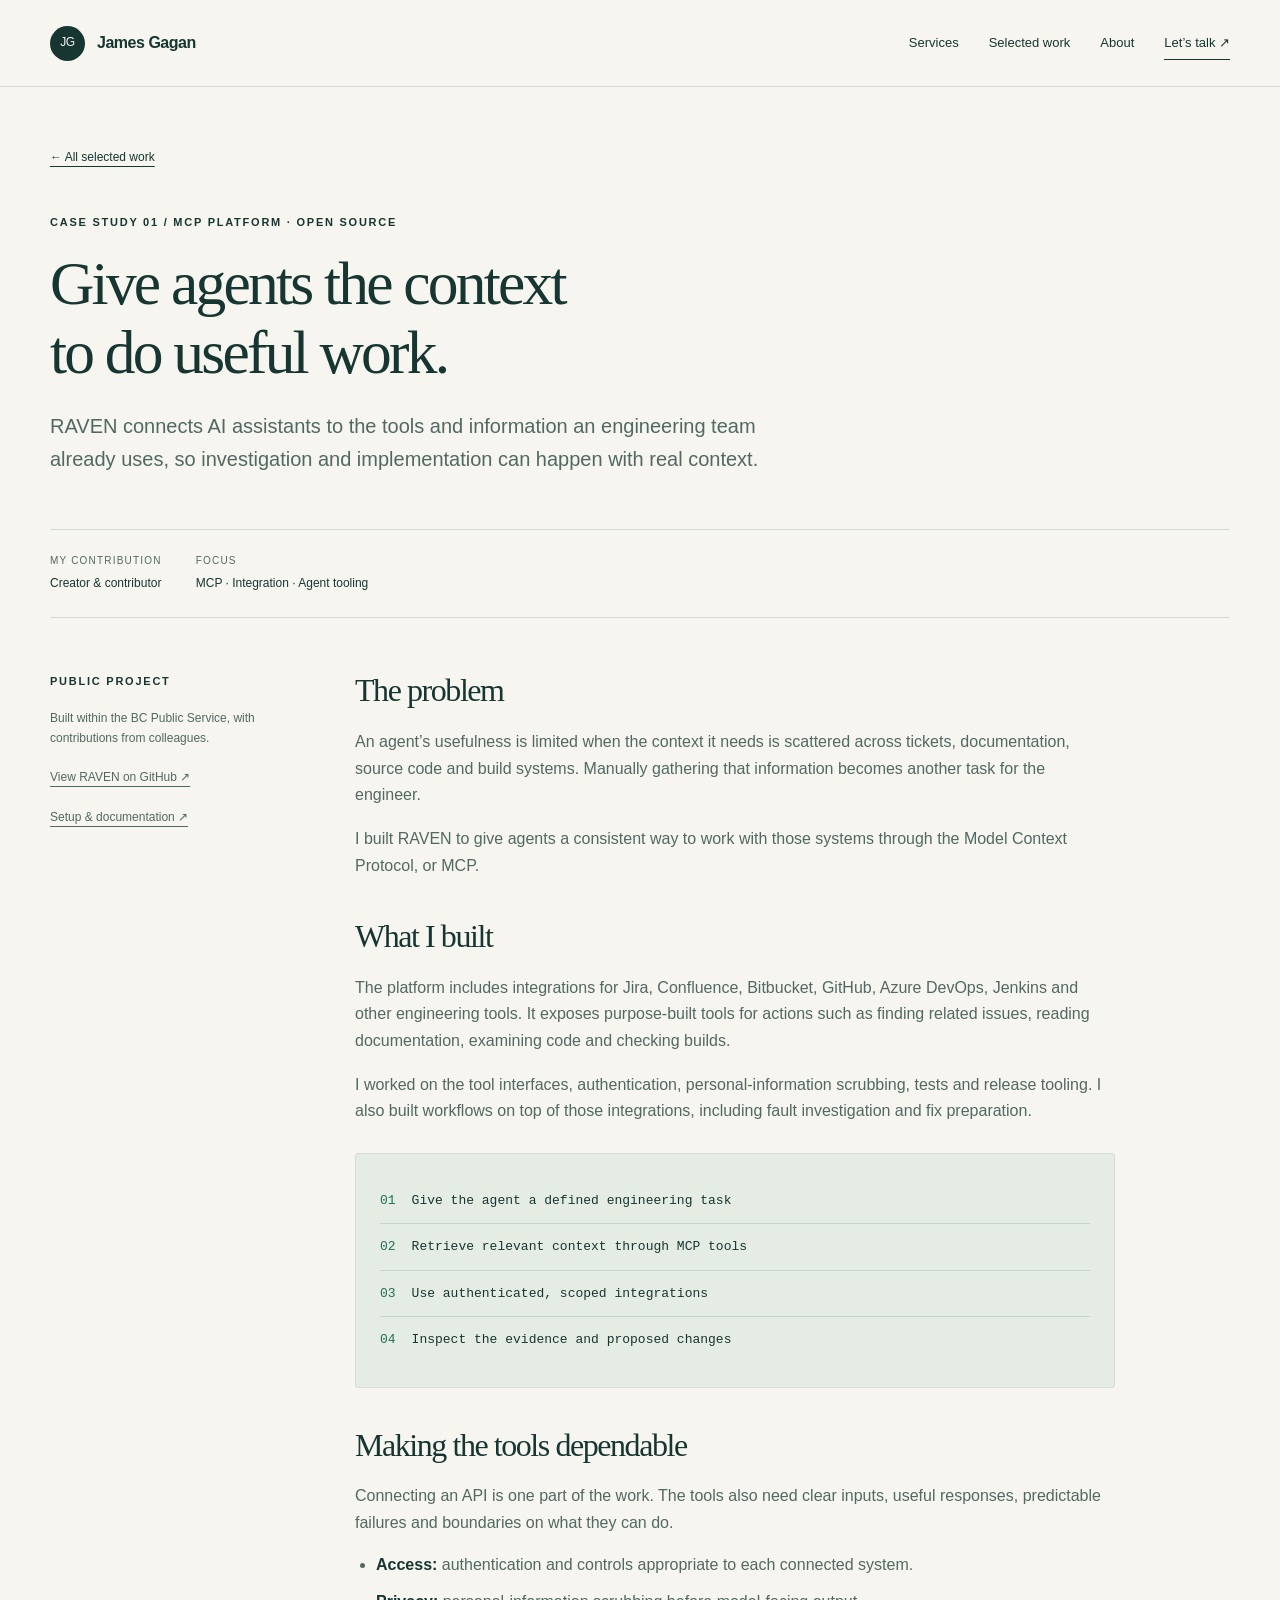
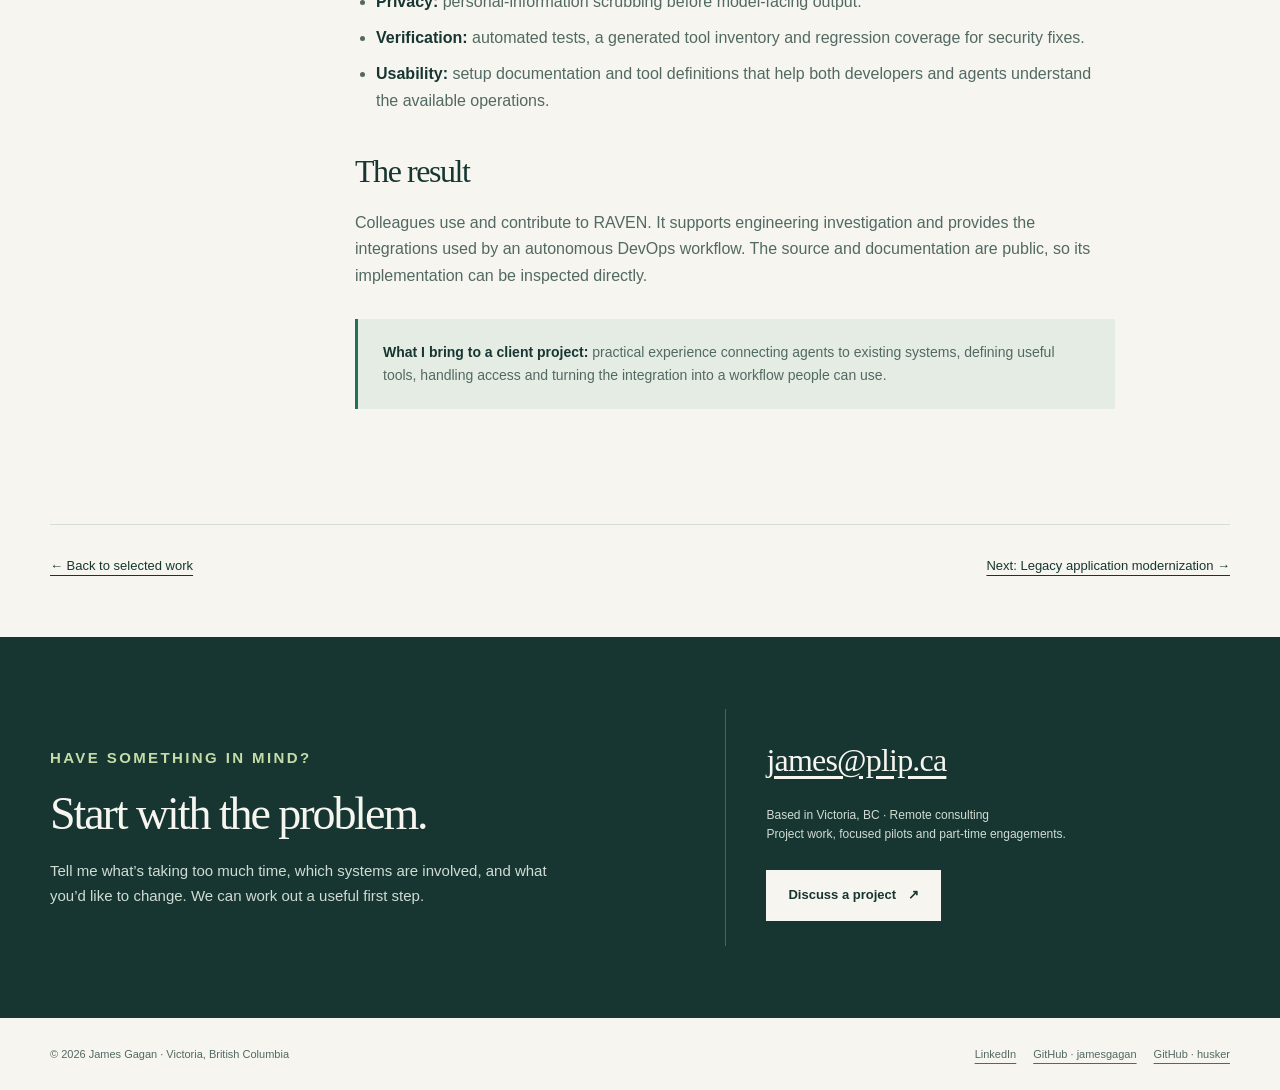
<file: raven.html>
<!doctype html>
<html lang="en-CA">
<head>
  <meta charset="utf-8"><meta name="viewport" content="width=device-width,initial-scale=1">
  <title>RAVEN: connecting AI agents to engineering systems | James Gagan</title>
  <meta name="description" content="How James Gagan built RAVEN, an open-source MCP platform connecting AI agents to engineering tools with authentication, PII scrubbing and reviewable workflows.">
  <meta name="theme-color" content="#173632">
  <link rel="canonical" href="https://husker.github.io/raven.html">
  <meta property="og:type" content="website"><meta property="og:site_name" content="James Gagan">
  <meta property="og:title" content="RAVEN: connecting AI agents to engineering systems | James Gagan"><meta property="og:description" content="How James Gagan built RAVEN, an open-source MCP platform connecting AI agents to engineering tools with authentication, PII scrubbing and reviewable workflows.">
  <meta property="og:url" content="https://husker.github.io/raven.html"><meta property="og:image" content="https://husker.github.io/social-preview.png">
  <meta property="og:image:width" content="1200"><meta property="og:image:height" content="630">
  <meta property="og:image:alt" content="James Gagan — AI tools, workflow automation and legacy modernization. Remote consulting from Victoria, BC.">
  <meta name="twitter:card" content="summary_large_image">
  <link rel="icon" type="image/svg+xml" href="favicon.svg">
  <link rel="stylesheet" href="styles.css">
  <script type="application/ld+json">{"@context": "https://schema.org", "@type": "Person", "name": "James Gagan", "url": "https://husker.github.io/", "jobTitle": "Software Engineer & AI Automation Consultant", "email": "mailto:james@plip.ca", "sameAs": ["https://www.linkedin.com/in/james-gagan/", "https://github.com/jamesgagan", "https://github.com/husker"], "knowsAbout": ["Legacy application modernization", "Model Context Protocol", "Workflow automation", "Software engineering"]}</script>
  <script defer src="site.js"></script>
</head>
<body>
<a class="skip" href="#main">Skip to content</a>
<header class="site-header"><div class="wrap header-inner">
  <a class="brand" href="./" aria-label="James Gagan home"><span class="brand-mark" aria-hidden="true">JG</span>James Gagan</a>
  <nav class="nav" aria-label="Main navigation"><a href="./#services">Services</a><a href="./#work">Selected work</a><a href="./#about">About</a><a class="nav-contact" href="./#contact">Let’s talk <span aria-hidden="true">↗</span></a></nav>
</div></header><main id="main"><div class="wrap"><header class="case-hero"><a class="breadcrumb" href="./#work">← All selected work</a><p class="eyebrow">Case study 01 / MCP platform · Open source</p><h1>Give agents the context<br>to do useful work.</h1><p class="lede">RAVEN connects AI assistants to the tools and information an engineering team already uses, so investigation and implementation can happen with real context.</p></header><div class="case-meta"><div><span>My contribution</span>Creator & contributor</div><div><span>Focus</span>MCP · Integration · Agent tooling</div></div><div class="case-body"><aside class="case-aside"><p class="eyebrow">Public project</p><p>Built within the BC Public Service, with contributions from colleagues.</p><p><a href="https://github.com/bcgov/raven">View RAVEN on GitHub ↗</a></p><p><a href="https://github.com/bcgov/raven/blob/main/README.md">Setup &amp; documentation ↗</a></p></aside><article class="case-article"><h2>The problem</h2><p>An agent’s usefulness is limited when the context it needs is scattered across tickets, documentation, source code and build systems. Manually gathering that information becomes another task for the engineer.</p><p>I built RAVEN to give agents a consistent way to work with those systems through the Model Context Protocol, or MCP.</p>
    <h2>What I built</h2><p>The platform includes integrations for Jira, Confluence, Bitbucket, GitHub, Azure DevOps, Jenkins and other engineering tools. It exposes purpose-built tools for actions such as finding related issues, reading documentation, examining code and checking builds.</p><p>I worked on the tool interfaces, authentication, personal-information scrubbing, tests and release tooling. I also built workflows on top of those integrations, including fault investigation and fix preparation.</p>
    <ol class="case-flow" aria-label="RAVEN workflow"><li><span>01</span>Give the agent a defined engineering task</li><li><span>02</span>Retrieve relevant context through MCP tools</li><li><span>03</span>Use authenticated, scoped integrations</li><li><span>04</span>Inspect the evidence and proposed changes</li></ol>
    <h2>Making the tools dependable</h2><p>Connecting an API is one part of the work. The tools also need clear inputs, useful responses, predictable failures and boundaries on what they can do.</p><ul><li><strong>Access:</strong> authentication and controls appropriate to each connected system.</li><li><strong>Privacy:</strong> personal-information scrubbing before model-facing output.</li><li><strong>Verification:</strong> automated tests, a generated tool inventory and regression coverage for security fixes.</li><li><strong>Usability:</strong> setup documentation and tool definitions that help both developers and agents understand the available operations.</li></ul>
    <h2>The result</h2><p>Colleagues use and contribute to RAVEN. It supports engineering investigation and provides the integrations used by an autonomous DevOps workflow. The source and documentation are public, so its implementation can be inspected directly.</p><div class="case-note"><p><strong>What I bring to a client project:</strong> practical experience connecting agents to existing systems, defining useful tools, handling access and turning the integration into a workflow people can use.</p></div></article></div><nav class="case-next" aria-label="Case studies"><a href="./#work">← Back to selected work</a><a href="modernization.html">Next: Legacy application modernization →</a></nav></div><section id="contact" class="contact-section"><div class="wrap contact">
  <div><p class="eyebrow">Have something in mind?</p><h2>Start with the problem.</h2><p>Tell me what’s taking too much time, which systems are involved, and what you’d like to change. We can work out a useful first step.</p></div>
  <div class="contact-details"><a class="email" href="mailto:james@plip.ca?subject=Let%E2%80%99s%20discuss%20a%20project">james@plip.ca</a><p>Based in Victoria, BC · Remote consulting<br>Project work, focused pilots and part-time engagements.</p><a class="button" href="mailto:james@plip.ca?subject=Let%E2%80%99s%20discuss%20a%20project">Discuss a project <span aria-hidden="true">↗</span></a></div>
</div></section></main><footer class="wrap footer"><span>© 2026 James Gagan · Victoria, British Columbia</span><div class="footer-links"><a href="https://www.linkedin.com/in/james-gagan/">LinkedIn</a><a href="https://github.com/jamesgagan">GitHub · jamesgagan</a><a href="https://github.com/husker">GitHub · husker</a></div></footer></body></html>
</file>
<file: styles.css>
:root{--paper:#f6f5ef;--ink:#173632;--muted:#526963;--line:#d5dcd4;--green:#236f59;--light:#e4ece3;--orange:#c85536;--white:#fffefa;--serif:Georgia,'Times New Roman',serif;--sans:Inter,-apple-system,BlinkMacSystemFont,'Segoe UI',sans-serif}
*{box-sizing:border-box}html{scroll-behavior:smooth;scroll-padding-top:100px}body{margin:0;background:var(--paper);color:var(--ink);font-family:var(--sans);font-size:16px;line-height:1.65;-webkit-font-smoothing:antialiased}a{color:inherit;text-underline-offset:5px}button{font:inherit}a:focus-visible,button:focus-visible,summary:focus-visible{outline:3px solid var(--orange);outline-offset:6px}::selection{background:#d4e8ba;color:var(--ink)}h1,h2,h3,p{margin:0}h1,h2,h3{line-height:1.12;font-weight:500;letter-spacing:-.045em}h1,h2{font-family:var(--serif)}p+p{margin-top:18px}h3{font-family:var(--sans);font-weight:600;letter-spacing:-.025em}svg{display:block}img{max-width:100%}.wrap{width:min(1180px,calc(100% - 96px));margin:auto}.eyebrow{font-size:11px;font-weight:650;text-transform:uppercase;letter-spacing:.16em;line-height:1.6}.muted{color:var(--muted)}.skip{position:fixed;top:-100px;left:16px;background:var(--ink);color:white;padding:12px 20px;z-index:100}.skip:focus{top:12px}.site-header{position:sticky;top:0;background:rgba(246,245,239,.97);z-index:10;border-bottom:1px solid var(--line)}.header-inner{height:86px;display:flex;align-items:center;justify-content:space-between;gap:24px}.brand{display:flex;align-items:center;gap:12px;text-decoration:none;font-weight:650;font-size:16px;white-space:nowrap;letter-spacing:-.03em}.brand-mark{width:35px;height:35px;background:var(--ink);color:var(--paper);display:grid;place-items:center;border-radius:50%;font-size:12px;font-weight:500;letter-spacing:-.04em}.nav{display:flex;align-items:center;gap:30px;font-size:13px}.nav a{text-decoration:none}.nav a:hover{color:var(--green)}.nav .nav-contact{border-bottom:1px solid var(--ink);padding-block:6px}.arrow{display:inline-block;margin-left:7px}.hero{padding:76px 0 68px;display:grid;grid-template-columns:1.18fr 1fr;gap:72px;align-items:center}.hero h1{font-size:clamp(44px,4.7vw,68px);margin:22px 0 26px;max-width:650px}.hero h1 em{font-weight:400;color:var(--green)}.hero .intro{max-width:520px;color:var(--muted);font-size:18px;line-height:1.7}.actions{display:flex;align-items:center;flex-wrap:wrap;gap:24px;margin-top:32px}.button{display:inline-flex;justify-content:center;align-items:center;gap:12px;padding:14px 21px;border:1px solid var(--ink);background:var(--ink);color:var(--white);text-decoration:none;font-size:13px;font-weight:600;line-height:1.6;transition:background .15s}.button:hover{background:var(--green);border-color:var(--green)}.text-link{font-size:13px;font-weight:600}.location{display:flex;align-items:center;gap:9px;font-size:12px;color:var(--muted);margin-top:25px}.location:before{content:'';width:6px;height:6px;background:var(--green);border-radius:50%;flex-shrink:0}.system{margin:0;position:relative;background:var(--light);border:1px solid #ccd7cb;border-radius:4px;padding:30px 32px 24px;box-shadow:12px 12px 0 #eeeee6}.system-head{display:flex;justify-content:space-between;align-items:center;border-bottom:1px solid #c6d3c5;padding-bottom:18px;margin-bottom:25px}.system-head .eyebrow{font-size:10px}.system-head span:last-child{font-family:monospace;font-size:11px;color:var(--muted)}.sources{display:grid;grid-template-columns:1fr 1fr;gap:9px}.source{font-size:12px;padding:12px 9px;background:#f5f7f0;border:1px solid #c7d3c6;border-radius:3px;display:flex;align-items:center;gap:8px}.source svg{width:16px;height:16px;flex-shrink:0}.connector{height:36px;position:relative;margin:auto;width:1px;background:#93aa96}.connector:after{content:'';position:absolute;bottom:-1px;left:-3px;border-left:3.5px solid transparent;border-right:3.5px solid transparent;border-top:5px solid #698a72}.agent{background:var(--ink);color:var(--white);padding:21px;display:flex;gap:14px;align-items:center;border-radius:3px}.agent-symbol{font-size:28px;color:#d2e9b1;line-height:1}.agent strong{display:block;font-size:15px;font-weight:550}.agent small{font-size:11px;color:#c9d7ce}.workflow-steps{display:flex;align-items:center;justify-content:center;gap:9px;font-family:monospace;font-size:11px;margin:20px 0}.workflow-steps i{font-style:normal;color:#708c76}.review{display:flex;align-items:center;justify-content:space-between;background:var(--white);border:1px solid #c6d3c5;padding:14px 16px;font-size:12px;border-radius:3px}.review span:last-child{font-size:10px;color:var(--green);border:1px solid #cfddcc;border-radius:3px;padding:3px 7px}.system figcaption{font-size:10px;color:var(--muted);text-align:center;margin-top:17px}.experience-strip{display:flex;align-items:center;justify-content:space-between;gap:28px;border-top:1px solid var(--line);border-bottom:1px solid var(--line);padding:25px 0;font-size:13px}.experience-strip strong{font-size:24px;letter-spacing:-.05em;margin-right:8px;font-weight:550}.experience-strip p{margin:0}.experience-strip .stack{font-size:11px;color:var(--muted);letter-spacing:.03em}.section{padding:88px 0}.section-title{display:grid;grid-template-columns:1fr 1fr;gap:70px;align-items:end;margin-bottom:45px}.section-title h2{font-size:clamp(34px,3.4vw,47px);margin-top:15px}.section-title>p{max-width:430px;color:var(--muted);font-size:16px}.services{display:grid;grid-template-columns:repeat(3,1fr);gap:36px}.service{border-top:1px solid var(--ink);padding-top:23px}.number{font-family:monospace;font-size:11px;color:var(--green);margin-bottom:24px}.service h3{font-size:22px;max-width:240px;margin-bottom:17px;line-height:1.3}.service p{color:var(--muted);font-size:14px}.service ul{list-style:none;padding:0;margin:24px 0 0;font-size:12px;color:var(--ink)}.service li{padding:9px 0;border-top:1px solid var(--line)}.work-section{background:#e9eee6;border-block:1px solid var(--line)}.work-list{display:grid;gap:24px}.work-item{background:var(--paper);display:grid;grid-template-columns:.8fr 1.25fr;border:1px solid #ced8cd;border-radius:4px;overflow:hidden}.work-visual{padding:38px;display:flex;flex-direction:column;justify-content:center;position:relative;min-height:290px;background:#173632;color:var(--paper)}.work-visual .eyebrow{color:#bacdbd;font-size:10px}.raven-word{font-size:54px;font-weight:600;letter-spacing:-.075em;line-height:1.2;margin:25px 0 14px}.raven-word span{font-weight:300;color:#c1dd9b}.tool-names{display:flex;flex-wrap:wrap;gap:7px;max-width:320px}.tool-names span{border:1px solid #526c5f;color:#d6e0d6;padding:5px 9px;border-radius:3px;font-size:10px}.visual-modern{background:#dce4d8;color:var(--ink)}.visual-modern .eyebrow{color:var(--muted)}.migration{font-size:20px;line-height:1.7;margin-top:24px}.migration .old{color:#667b6c}.migration .down{font-family:monospace;font-size:22px;color:var(--orange);margin:9px 0}.migration .new{font-size:25px;font-weight:600;letter-spacing:-.04em}.visual-bugs{background:#e9e2d4;color:var(--ink)}.visual-bugs .eyebrow{color:var(--muted)}.bug-flow{list-style:none;padding:0;margin:24px 0 0;display:grid;gap:0}.bug-flow li{font-family:monospace;font-size:12px;border-left:1px solid #aab5a1;padding:0 0 17px 20px;position:relative}.bug-flow li:before{content:'';position:absolute;width:7px;height:7px;border:1px solid var(--green);background:#e9e2d4;border-radius:50%;left:-4px;top:6px}.bug-flow li:last-child{padding-bottom:0;border-color:transparent}.bug-flow li:last-child:before{background:var(--green)}.work-copy{padding:35px 40px;display:flex;flex-direction:column;justify-content:center;align-items:flex-start}.work-copy .eyebrow{color:var(--muted);font-size:10px}.work-copy h3{font-family:var(--serif);font-size:30px;font-weight:500;margin:15px 0;letter-spacing:-.035em;line-height:1.2}.work-copy p{font-size:14px;color:var(--muted);max-width:550px}.work-copy .text-link{margin-top:24px}.approach{display:grid;grid-template-columns:repeat(3,1fr);gap:40px}.approach article{border-top:1px solid var(--line);padding-top:20px}.approach h3{font-size:17px;margin:13px 0}.approach p{font-size:14px;color:var(--muted)}.about{display:grid;grid-template-columns:.7fr 1.3fr;gap:80px;padding:65px 0 80px;border-top:1px solid var(--line)}.about h2{font-size:42px;margin:16px 0}.about .about-copy{font-size:16px;color:var(--muted)}.about .about-copy p:first-child{font-size:20px;color:var(--ink)}.about-links{display:flex;flex-wrap:wrap;gap:24px;margin-top:25px}.about-links a{font-size:12px}.contact-section{background:var(--ink);color:var(--paper);padding:72px 0}.contact{display:grid;grid-template-columns:1.2fr 1fr;gap:70px;align-items:center}.contact h2{font-size:46px;margin:18px 0 20px}.contact p{color:#d0dcd3;font-size:15px;max-width:520px}.contact .eyebrow{color:#c5dca7}.contact-details{padding:25px 0 25px 40px;border-left:1px solid #4c6559}.contact-details .email{font-size:clamp(21px,2.6vw,32px);font-family:var(--serif);letter-spacing:-.025em}.contact-details p{font-size:12px;margin-top:19px}.contact-details .button{background:var(--paper);color:var(--ink);border-color:var(--paper);margin-top:25px}.contact-details .button:hover{background:#d7e7bd;border-color:#d7e7bd}.footer{display:flex;justify-content:space-between;gap:20px;padding:27px 0;font-size:11px;color:var(--muted)}.footer a{margin-left:17px}.footer-links{display:flex;flex-wrap:wrap;justify-content:flex-end}.experiments{border-top:1px solid var(--line);padding:20px 0;font-size:12px}.experiments summary{cursor:pointer;width:fit-content;color:var(--muted)}.experiments .experiment-links{display:flex;flex-wrap:wrap;gap:18px;padding-top:16px}.case-hero{padding:56px 0 53px;max-width:860px}.breadcrumb{font-size:12px;margin-bottom:46px;display:inline-block}.case-hero h1{font-size:clamp(40px,4.8vw,64px);margin:18px 0 23px}.case-hero .lede{font-size:20px;line-height:1.65;color:var(--muted);max-width:760px}.case-meta{display:flex;gap:34px;flex-wrap:wrap;padding:23px 0;border-block:1px solid var(--line);font-size:12px}.case-meta span{color:var(--muted);display:block;font-size:10px;text-transform:uppercase;letter-spacing:.12em;margin-bottom:5px}.case-body{display:grid;grid-template-columns:230px 1fr;gap:75px;padding:55px 0 85px}.case-aside{font-size:12px;color:var(--muted)}.case-aside p{margin-bottom:20px}.case-aside .eyebrow{margin-bottom:12px;color:var(--ink)}.case-article{max-width:760px}.case-article h2{font-size:32px;margin:40px 0 20px}.case-article h2:first-child{margin-top:0}.case-article p,.case-article li{font-size:16px;color:var(--muted)}.case-article ul,.case-article ol{padding-left:21px}.case-article li+li{margin-top:10px}.case-article strong{color:var(--ink);font-weight:600}.case-note{border-left:3px solid var(--green);background:var(--light);padding:22px 25px;margin:30px 0;font-size:14px}.case-note p{font-size:14px}.case-flow{list-style:none!important;padding:24px!important;display:grid;gap:0;background:var(--light);border:1px solid var(--line);border-radius:3px;margin:28px 0}.case-flow li{font-family:monospace;font-size:13px;padding:12px 0;margin:0!important;border-bottom:1px solid #c7d5c8;color:var(--ink)}.case-flow li:last-child{border:0}.case-flow span{color:var(--green);margin-right:16px}.case-next{border-top:1px solid var(--line);padding:30px 0 60px;display:flex;justify-content:space-between;gap:24px;font-size:13px}.status-note{font-size:11px!important;margin-top:24px!important;color:var(--muted)}
@media(min-width:1500px){.wrap{width:min(1280px,calc(100% - 128px))}.hero{padding:95px 0 85px}.hero h1{font-size:76px}}
@media(max-width:1000px){.wrap{width:calc(100% - 64px)}.hero{gap:35px}.system{padding:25px 20px}.hero h1{font-size:51px}.hero .intro{font-size:16px}.sources{grid-template-columns:1fr 1fr}.source{font-size:10px}.experience-strip .stack{max-width:230px}.services{gap:25px}.section-title{gap:40px}.work-copy{padding:30px}.work-visual{padding:30px}.raven-word{font-size:44px}.about{gap:45px}.case-body{gap:40px;grid-template-columns:180px 1fr}}
@media(max-width:760px){html{scroll-padding-top:120px}.wrap{width:calc(100% - 40px)}.header-inner{height:auto;min-height:80px;gap:12px;flex-wrap:wrap;padding:17px 0}.brand{font-size:15px}.brand-mark{width:30px;height:30px}.nav{gap:19px;font-size:12px}.hero{grid-template-columns:1fr;padding:44px 0 40px;gap:40px}.hero h1{font-size:clamp(45px,8vw,60px);max-width:600px}.hero .intro{max-width:550px;font-size:17px}.system{max-width:520px;width:100%;padding:25px 25px 20px;box-shadow:7px 7px 0 #eeeee6}.source{font-size:12px}.experience-strip{flex-wrap:wrap;justify-content:flex-start;gap:15px 28px;padding:23px 0}.experience-strip .stack{max-width:none;flex-basis:100%}.section{padding:58px 0}.section-title{grid-template-columns:1fr;gap:22px;margin-bottom:32px}.section-title h2{font-size:39px}.section-title>p{max-width:550px}.services{grid-template-columns:1fr;gap:30px}.service{display:grid;grid-template-columns:38px 1fr;column-gap:16px}.service .number{grid-row:1/4;margin-top:7px}.service h3{max-width:none;font-size:22px}.service p,.service ul{grid-column:2}.service ul{margin-top:18px}.work-item{grid-template-columns:1fr}.work-visual{min-height:225px;padding:30px}.work-copy{padding:30px}.raven-word{font-size:49px;margin:14px 0}.migration{margin-top:15px}.migration .down{margin:0}.bug-flow{margin-top:18px}.approach{grid-template-columns:1fr;gap:25px}.approach article{display:grid;grid-template-columns:38px 1fr;column-gap:16px}.approach .eyebrow{grid-row:1/3;margin-top:12px}.approach p{grid-column:2}.about{grid-template-columns:1fr;gap:20px;padding:45px 0 55px}.about h2{font-size:37px}.contact-section{padding:52px 0}.contact{grid-template-columns:1fr;gap:32px}.contact h2{font-size:41px}.contact-details{border-left:0;border-top:1px solid #4c6559;padding:28px 0 0}.contact-details .email{font-size:29px}.footer{flex-direction:column;gap:12px}.footer-links{justify-content:flex-start}.footer a{margin:0 17px 0 0}.case-hero{padding:30px 0}.breadcrumb{margin-bottom:30px}.case-hero .lede{font-size:18px}.case-body{grid-template-columns:1fr;gap:30px;padding:32px 0 50px}.case-aside{border-bottom:1px solid var(--line);padding-bottom:15px}.case-aside p{margin-bottom:10px}.case-aside .eyebrow{margin-bottom:8px}.case-next{flex-wrap:wrap}.case-article h2{font-size:30px}.case-meta{gap:20px}}
@media(max-width:430px){.header-inner{justify-content:space-between}.nav{width:100%;justify-content:space-between;gap:12px}.hero h1{font-size:45px}.hero{padding-top:36px}.actions{gap:20px}.system{padding:20px 17px}.workflow-steps{gap:6px;font-size:10px}.section-title h2{font-size:35px}.work-copy h3{font-size:28px}.work-copy,.work-visual{padding:25px}.experience-strip{font-size:12px;gap:12px 22px}.experience-strip strong{font-size:22px}.contact h2{font-size:36px}}
@media(max-width:760px){.service{display:block}.service .number{margin:0 0 12px}.service ul{margin-top:18px}}
@media(prefers-reduced-motion:reduce){html{scroll-behavior:auto}*{transition:none!important}}
</file>
